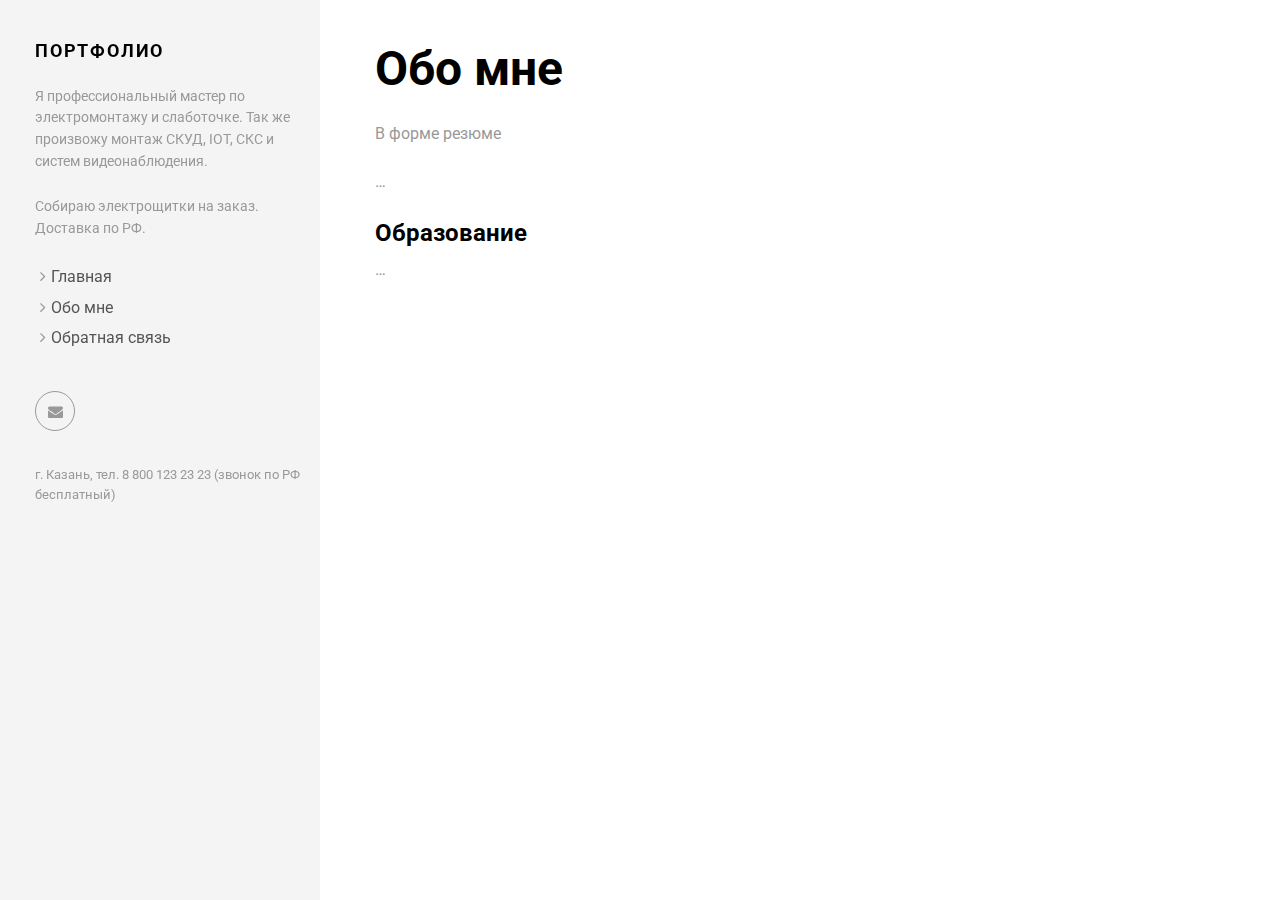
<file: about/index.html>
<!DOCTYPE html>
<html lang="ru">
<head><meta charset="utf-8">
<meta http-equiv="X-UA-Compatible" content="IE=edge">
<title>Обо мне</title>
<meta name="description" content="Портфолио электромонтажа">
<meta name="viewport" content="width=device-width, initial-scale=1">
<meta name="robots" content="all,follow">
<meta name="googlebot" content="index,follow,snippet,archive">
<link rel="stylesheet" href="/css/bootstrap.min.css">
<link rel="stylesheet" href="//fonts.googleapis.com/css?family=Roboto:400,300,700,400italic">
<link rel="stylesheet" href="/css/font-awesome.min.css">
<link rel="stylesheet" href="/css/owl.carousel.css">
<link rel="stylesheet" href="/css/owl.theme.css">


  <link href="/css/style.violet.css" rel="stylesheet" id="theme-stylesheet">

 

  
    <!--[if lt IE 9]>
        <script src="https://oss.maxcdn.com/html5shiv/3.7.2/html5shiv.min.js"></script>
        <script src="https://oss.maxcdn.com/respond/1.4.2/respond.min.js"></script>
    <![endif]-->
  


<link href="/css/custom.css" rel="stylesheet">
<link rel="shortcut icon" href="/img/favicon.png">

  <link href="/about/index.xml" rel="alternate" type="application/rss+xml" title="Портфолио" />
  <link href="/about/index.xml" rel="feed" type="application/rss+xml" title="Портфолио" />


</head>
<body>
  <div id="all">
      <div class="container-fluid">
          <div class="row row-offcanvas row-offcanvas-left">
              <div id="sidebar" class="col-xs-6 col-sm-4 col-md-3 sidebar-offcanvas">
  <div class="sidebar-content">
    <h1 class="sidebar-heading"><a href="/">Портфолио</a></h1>
    
      <p class="sidebar-p">Я профессиональный мастер по электромонтажу и слаботочке. Так же произвожу монтаж СКУД, IOT, СКС и систем видеонаблюдения.</p>
    
      <p class="sidebar-p">Собираю электрощитки на заказ. Доставка по РФ.</p>
    
    <ul class="sidebar-menu">
      
        <li><a href="/portfolio/">Главная</a></li>
      
        <li><a href="/about/">Обо мне</a></li>
      
        <li><a href="/contact/">Обратная связь</a></li>
      
    </ul>
    <p class="social">
  
  
  
  
  
  <a href="mailto:me@electromarat.ru" data-animate-hover="pulse" class="email">
    <i class="fa fa-envelope"></i>
  </a>
  
  
  
  
  
</p>


    <div class="copyright">
      <p class="credit">
        
          г. Казань, тел. 8 800 123 23 23 (звонок по РФ бесплатный)
        
        
      </p>
    </div>
  </div>
</div>

              
<div class="col-xs-12 col-sm-8 col-md-9 content-column white-background">
  <div class="small-navbar visible-xs">
  <button type="button" data-toggle="offcanvas" class="btn btn-ghost pull-left"> <i class="fa fa-align-left"> </i>Menu</button>
  <h1 class="small-navbar-heading"><a href="/">Портфолио</a></h1>
</div>

  <div class="row">
    <div class="col-lg-8">
      <div class="content-column-content">
         <h1>Обо мне</h1>
         

<p>В форме резюме</p>

<p>&hellip;</p>

<h4 id="образование">Образование</h4>

<p>&hellip;</p>

      </div>
    </div>
  </div>
</div>

          </div>
      </div>
  </div>
  <script src="/js/jquery.min.js"></script>
<script src="/js/bootstrap.min.js"></script>
<script src="/js/jquery.cookie.js"> </script>
<script src="/js/ekko-lightbox.js"></script>
<script src="/js/jquery.scrollTo.min.js"></script>
<script src="/js/masonry.pkgd.min.js"></script>
<script src="/js/imagesloaded.pkgd.min.js"></script>
<script src="/js/owl.carousel.min.js"></script>
<script src="/js/front.js"></script>

</body>
</html>
</file>
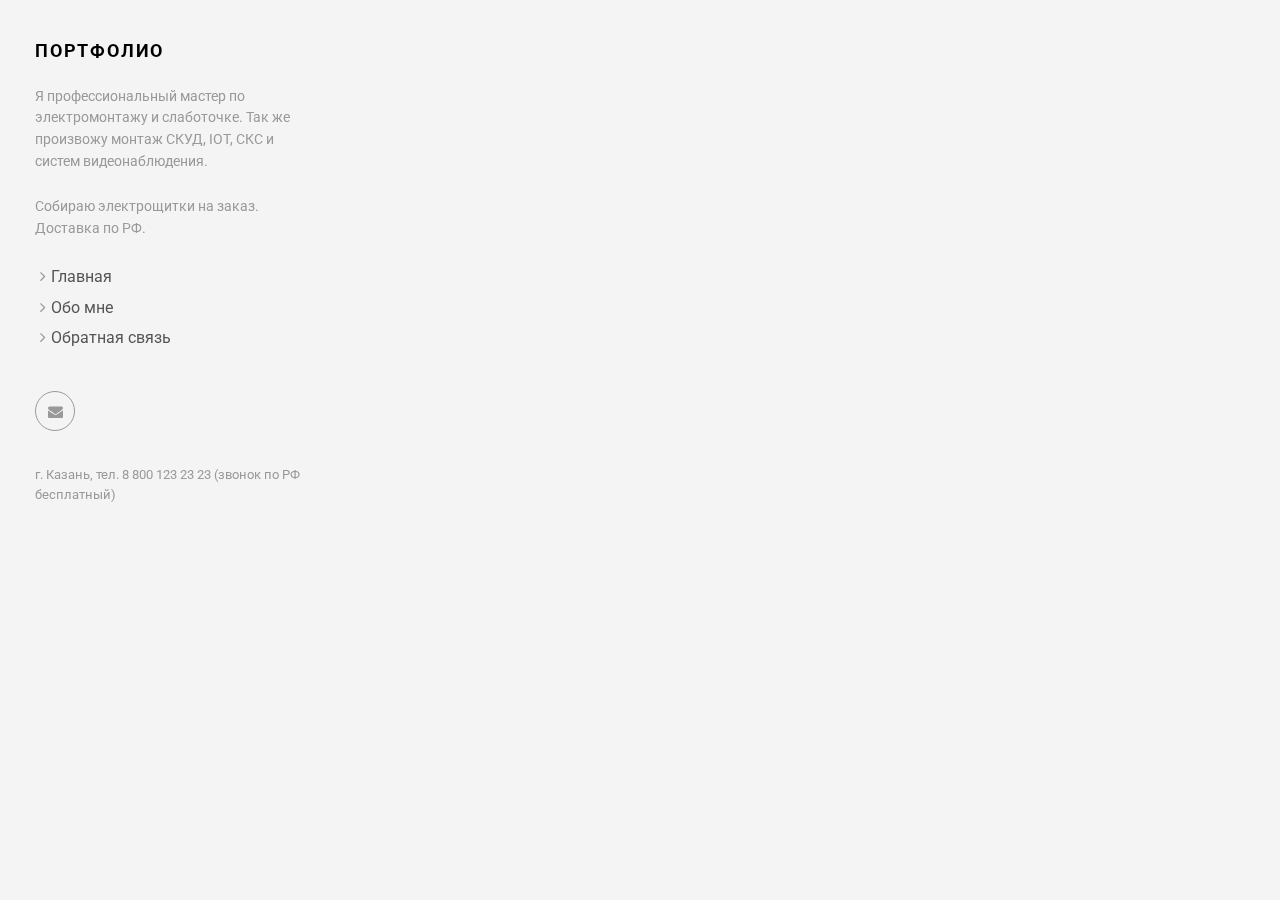
<file: categories/index.html>
<!DOCTYPE html>
<html lang="ru">
<head><meta charset="utf-8">
<meta http-equiv="X-UA-Compatible" content="IE=edge">
<title>Categories</title>
<meta name="description" content="Портфолио электромонтажа">
<meta name="viewport" content="width=device-width, initial-scale=1">
<meta name="robots" content="all,follow">
<meta name="googlebot" content="index,follow,snippet,archive">
<link rel="stylesheet" href="/css/bootstrap.min.css">
<link rel="stylesheet" href="//fonts.googleapis.com/css?family=Roboto:400,300,700,400italic">
<link rel="stylesheet" href="/css/font-awesome.min.css">
<link rel="stylesheet" href="/css/owl.carousel.css">
<link rel="stylesheet" href="/css/owl.theme.css">


  <link href="/css/style.violet.css" rel="stylesheet" id="theme-stylesheet">

 

  
    <!--[if lt IE 9]>
        <script src="https://oss.maxcdn.com/html5shiv/3.7.2/html5shiv.min.js"></script>
        <script src="https://oss.maxcdn.com/respond/1.4.2/respond.min.js"></script>
    <![endif]-->
  


<link href="/css/custom.css" rel="stylesheet">
<link rel="shortcut icon" href="/img/favicon.png">

  <link href="/categories/index.xml" rel="alternate" type="application/rss+xml" title="Портфолио" />
  <link href="/categories/index.xml" rel="feed" type="application/rss+xml" title="Портфолио" />


</head>
<body>
  <div id="all">
      <div class="container-fluid">
          <div class="row row-offcanvas row-offcanvas-left">
              <div id="sidebar" class="col-xs-6 col-sm-4 col-md-3 sidebar-offcanvas">
  <div class="sidebar-content">
    <h1 class="sidebar-heading"><a href="/">Портфолио</a></h1>
    
      <p class="sidebar-p">Я профессиональный мастер по электромонтажу и слаботочке. Так же произвожу монтаж СКУД, IOT, СКС и систем видеонаблюдения.</p>
    
      <p class="sidebar-p">Собираю электрощитки на заказ. Доставка по РФ.</p>
    
    <ul class="sidebar-menu">
      
        <li><a href="/portfolio/">Главная</a></li>
      
        <li><a href="/about/">Обо мне</a></li>
      
        <li><a href="/contact/">Обратная связь</a></li>
      
    </ul>
    <p class="social">
  
  
  
  
  
  <a href="mailto:me@electromarat.ru" data-animate-hover="pulse" class="email">
    <i class="fa fa-envelope"></i>
  </a>
  
  
  
  
  
</p>


    <div class="copyright">
      <p class="credit">
        
          г. Казань, тел. 8 800 123 23 23 (звонок по РФ бесплатный)
        
        
      </p>
    </div>
  </div>
</div>

              
  <div class="col-xs-12 col-sm-8 col-md-9 content-column">
    <div class="small-navbar visible-xs">
  <button type="button" data-toggle="offcanvas" class="btn btn-ghost pull-left"> <i class="fa fa-align-left"> </i>Menu</button>
  <h1 class="small-navbar-heading"><a href="/">Портфолио</a></h1>
</div>

    <div class="grid">
        <div class="row">
          
        </div>
    </div>
</div>


          </div>
      </div>
  </div>
  <script src="/js/jquery.min.js"></script>
<script src="/js/bootstrap.min.js"></script>
<script src="/js/jquery.cookie.js"> </script>
<script src="/js/ekko-lightbox.js"></script>
<script src="/js/jquery.scrollTo.min.js"></script>
<script src="/js/masonry.pkgd.min.js"></script>
<script src="/js/imagesloaded.pkgd.min.js"></script>
<script src="/js/owl.carousel.min.js"></script>
<script src="/js/front.js"></script>

</body>
</html>
</file>
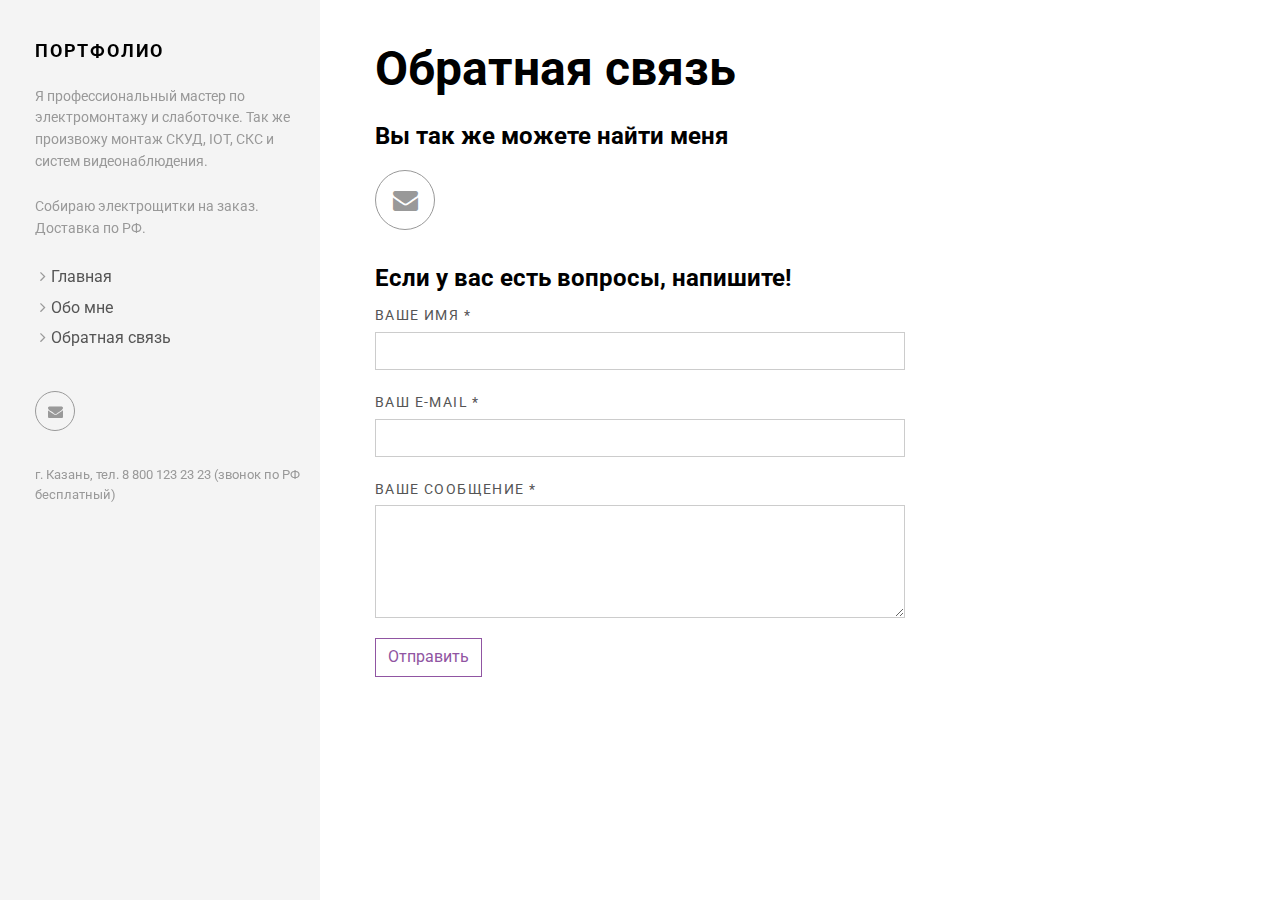
<file: contact/index.html>
<!DOCTYPE html>
<html lang="ru">
<head><meta charset="utf-8">
<meta http-equiv="X-UA-Compatible" content="IE=edge">
<title>Обратная связь</title>
<meta name="description" content="Портфолио электромонтажа">
<meta name="viewport" content="width=device-width, initial-scale=1">
<meta name="robots" content="all,follow">
<meta name="googlebot" content="index,follow,snippet,archive">
<link rel="stylesheet" href="/css/bootstrap.min.css">
<link rel="stylesheet" href="//fonts.googleapis.com/css?family=Roboto:400,300,700,400italic">
<link rel="stylesheet" href="/css/font-awesome.min.css">
<link rel="stylesheet" href="/css/owl.carousel.css">
<link rel="stylesheet" href="/css/owl.theme.css">


  <link href="/css/style.violet.css" rel="stylesheet" id="theme-stylesheet">

 

  
    <!--[if lt IE 9]>
        <script src="https://oss.maxcdn.com/html5shiv/3.7.2/html5shiv.min.js"></script>
        <script src="https://oss.maxcdn.com/respond/1.4.2/respond.min.js"></script>
    <![endif]-->
  


<link href="/css/custom.css" rel="stylesheet">
<link rel="shortcut icon" href="/img/favicon.png">

  <link href="/contact/index.xml" rel="alternate" type="application/rss+xml" title="Портфолио" />
  <link href="/contact/index.xml" rel="feed" type="application/rss+xml" title="Портфолио" />


</head>
<body>
  <div id="all">
      <div class="container-fluid">
          <div class="row row-offcanvas row-offcanvas-left">
              <div id="sidebar" class="col-xs-6 col-sm-4 col-md-3 sidebar-offcanvas">
  <div class="sidebar-content">
    <h1 class="sidebar-heading"><a href="/">Портфолио</a></h1>
    
      <p class="sidebar-p">Я профессиональный мастер по электромонтажу и слаботочке. Так же произвожу монтаж СКУД, IOT, СКС и систем видеонаблюдения.</p>
    
      <p class="sidebar-p">Собираю электрощитки на заказ. Доставка по РФ.</p>
    
    <ul class="sidebar-menu">
      
        <li><a href="/portfolio/">Главная</a></li>
      
        <li><a href="/about/">Обо мне</a></li>
      
        <li><a href="/contact/">Обратная связь</a></li>
      
    </ul>
    <p class="social">
  
  
  
  
  
  <a href="mailto:me@electromarat.ru" data-animate-hover="pulse" class="email">
    <i class="fa fa-envelope"></i>
  </a>
  
  
  
  
  
</p>


    <div class="copyright">
      <p class="credit">
        
          г. Казань, тел. 8 800 123 23 23 (звонок по РФ бесплатный)
        
        
      </p>
    </div>
  </div>
</div>

              
<div class="col-xs-12 col-sm-8 col-md-9 content-column white-background">
  <div class="small-navbar visible-xs">
  <button type="button" data-toggle="offcanvas" class="btn btn-ghost pull-left"> <i class="fa fa-align-left"> </i>Menu</button>
  <h1 class="small-navbar-heading"><a href="/">Портфолио</a></h1>
</div>

  <div class="row">
    <div class="col-lg-8">
      <div class="content-column-content">
         <h1>Обратная связь</h1>
         
         <h4>Вы так же можете найти меня</h4>
         <p class="social social--big">
  
  
  
  
  
  <a href="mailto:me@electromarat.ru" class="email">
    <i class="fa fa-envelope"></i>
  </a>
  
  
  
  
  
</p>

         
         <h4>Если у вас есть вопросы, напишите!</h4>
         <form id="contact-form" class="contact-form form" method="post" action="https://formspree.io/me@electromarat.ru">
           <div class="controls">
             <div class="form-group">
               <label for="name">Ваше имя *</label>
               <input type="text" name="name" id="name" required="required" class="form-control">
             </div>
             <div class="form-group">
               <label for="email">Ваш e-mail *</label>
               <input type="email" name="email" id="email" required="required" class="form-control">
             </div>
             <div class="form-group">
               <label for="message">Ваше сообщение *</label>
               <textarea rows="4" name="message" id="message" required="required" class="form-control"></textarea>
             </div>
             <div>
               <input type="submit" value="Отправить" class="btn btn-ghost">
             </div>
           </div>
         </form>
         
      </div>
    </div>
  </div>
</div>

          </div>
      </div>
  </div>
  <script src="/js/jquery.min.js"></script>
<script src="/js/bootstrap.min.js"></script>
<script src="/js/jquery.cookie.js"> </script>
<script src="/js/ekko-lightbox.js"></script>
<script src="/js/jquery.scrollTo.min.js"></script>
<script src="/js/masonry.pkgd.min.js"></script>
<script src="/js/imagesloaded.pkgd.min.js"></script>
<script src="/js/owl.carousel.min.js"></script>
<script src="/js/front.js"></script>

</body>
</html>
</file>
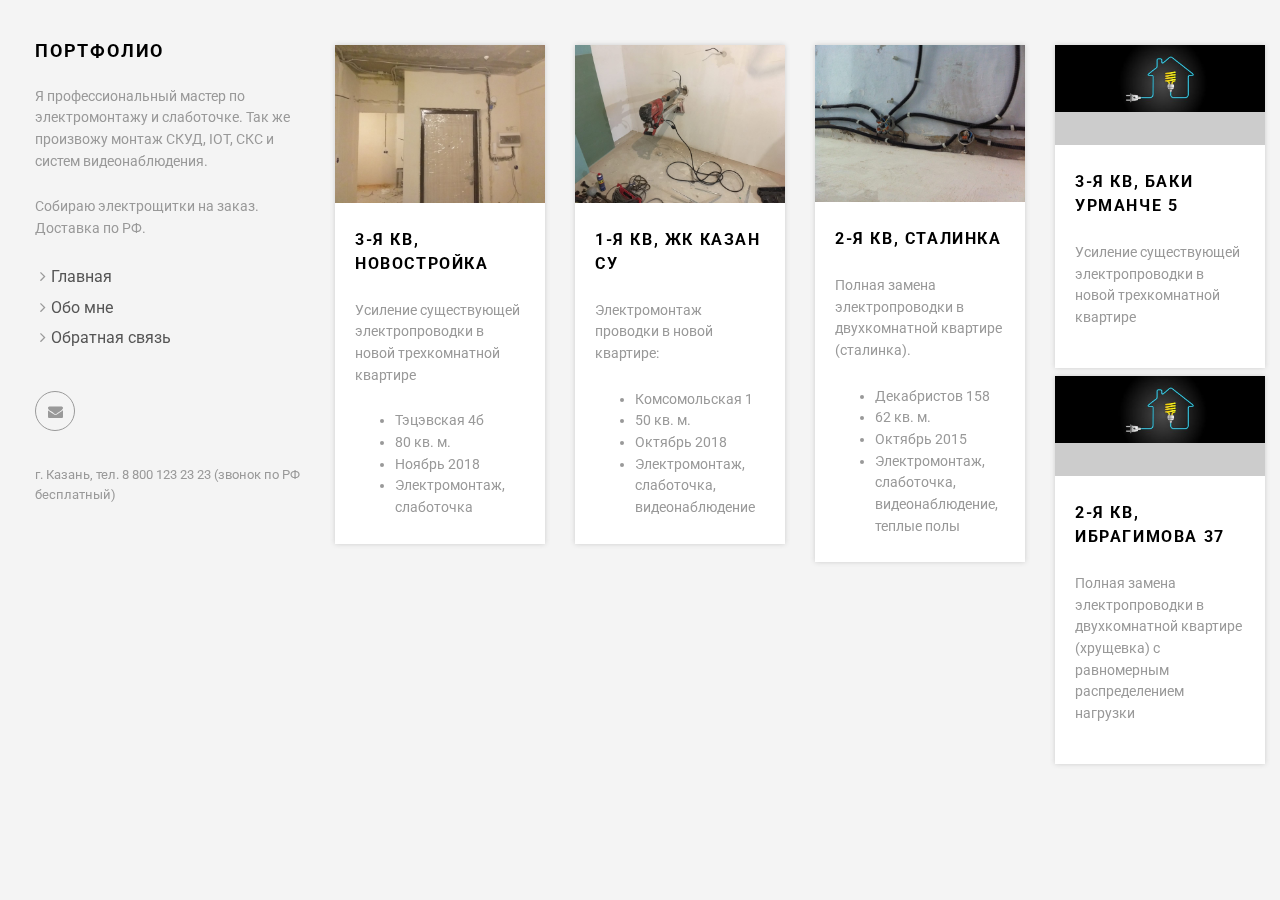
<file: portfolio/index.html>
<!DOCTYPE html>
<html lang="ru">
<head><meta charset="utf-8">
<meta http-equiv="X-UA-Compatible" content="IE=edge">
<title>Portfolios</title>
<meta name="description" content="Портфолио электромонтажа">
<meta name="viewport" content="width=device-width, initial-scale=1">
<meta name="robots" content="all,follow">
<meta name="googlebot" content="index,follow,snippet,archive">
<link rel="stylesheet" href="/css/bootstrap.min.css">
<link rel="stylesheet" href="//fonts.googleapis.com/css?family=Roboto:400,300,700,400italic">
<link rel="stylesheet" href="/css/font-awesome.min.css">
<link rel="stylesheet" href="/css/owl.carousel.css">
<link rel="stylesheet" href="/css/owl.theme.css">


  <link href="/css/style.violet.css" rel="stylesheet" id="theme-stylesheet">

 

  
    <!--[if lt IE 9]>
        <script src="https://oss.maxcdn.com/html5shiv/3.7.2/html5shiv.min.js"></script>
        <script src="https://oss.maxcdn.com/respond/1.4.2/respond.min.js"></script>
    <![endif]-->
  


<link href="/css/custom.css" rel="stylesheet">
<link rel="shortcut icon" href="/img/favicon.png">

  <link href="/portfolio/index.xml" rel="alternate" type="application/rss+xml" title="Портфолио" />
  <link href="/portfolio/index.xml" rel="feed" type="application/rss+xml" title="Портфолио" />


</head>
<body>
  <div id="all">
      <div class="container-fluid">
          <div class="row row-offcanvas row-offcanvas-left">
              <div id="sidebar" class="col-xs-6 col-sm-4 col-md-3 sidebar-offcanvas">
  <div class="sidebar-content">
    <h1 class="sidebar-heading"><a href="/">Портфолио</a></h1>
    
      <p class="sidebar-p">Я профессиональный мастер по электромонтажу и слаботочке. Так же произвожу монтаж СКУД, IOT, СКС и систем видеонаблюдения.</p>
    
      <p class="sidebar-p">Собираю электрощитки на заказ. Доставка по РФ.</p>
    
    <ul class="sidebar-menu">
      
        <li><a href="/portfolio/">Главная</a></li>
      
        <li><a href="/about/">Обо мне</a></li>
      
        <li><a href="/contact/">Обратная связь</a></li>
      
    </ul>
    <p class="social">
  
  
  
  
  
  <a href="mailto:me@electromarat.ru" data-animate-hover="pulse" class="email">
    <i class="fa fa-envelope"></i>
  </a>
  
  
  
  
  
</p>


    <div class="copyright">
      <p class="credit">
        
          г. Казань, тел. 8 800 123 23 23 (звонок по РФ бесплатный)
        
        
      </p>
    </div>
  </div>
</div>

              
  <div class="col-xs-12 col-sm-8 col-md-9 content-column">
    <div class="small-navbar visible-xs">
  <button type="button" data-toggle="offcanvas" class="btn btn-ghost pull-left"> <i class="fa fa-align-left"> </i>Menu</button>
  <h1 class="small-navbar-heading"><a href="/">Портфолио</a></h1>
</div>

    <div class="grid">
        <div class="row">
          
              <div class="col-xs-12 col-sm-6 col-md-4 col-lg-3 masonry-item">
                  <div class="box-masonry">
                      
                        
                        <a href="/portfolio/tesevskaya/" title="" class="box-masonry-image with-hover-overlay with-hover-icon">
                        
                            <img src="/img/portfolio/tesevskaya/7.jpg" alt="" class="img-responsive">
                        </a>
                      
                      
                      <div class="box-masonry-text">
                      
                          <h4><a href="/portfolio/tesevskaya/">3-я кв, новостройка</a></h4>
                          <div class="box-masonry-description">
                            <p>
                                
                                  <p>Усиление существующей электропроводки в новой трехкомнатной квартире</p>

<ul>
<li>Тэцэвская 4б</li>
<li>80 кв. м.</li>
<li>Ноябрь 2018</li>
<li>Электромонтаж, слаботочка</li>
</ul>
                                
                            </p>
                          </div>
                      </div>
                  </div>
              </div>
          
              <div class="col-xs-12 col-sm-6 col-md-4 col-lg-3 masonry-item">
                  <div class="box-masonry">
                      
                        
                        <a href="/portfolio/kazan-su/" title="" class="box-masonry-image with-hover-overlay with-hover-icon">
                        
                            <img src="/img/portfolio/kazansu_1/2.jpg" alt="" class="img-responsive">
                        </a>
                      
                      
                      <div class="box-masonry-text">
                      
                          <h4><a href="/portfolio/kazan-su/">1-я кв, ЖК Казан СУ</a></h4>
                          <div class="box-masonry-description">
                            <p>
                                
                                  <p>Электромонтаж проводки в новой квартире:</p>

<ul>
<li>Комсомольская 1</li>
<li>50 кв. м.</li>
<li>Октябрь 2018</li>
<li>Электромонтаж, слаботочка, видеонаблюдение</li>
</ul>
                                
                            </p>
                          </div>
                      </div>
                  </div>
              </div>
          
              <div class="col-xs-12 col-sm-6 col-md-4 col-lg-3 masonry-item">
                  <div class="box-masonry">
                      
                        
                        <a href="/portfolio/dekabristov/" title="" class="box-masonry-image with-hover-overlay with-hover-icon">
                        
                            <img src="/img/portfolio/dekabristov_158/4.jpg" alt="" class="img-responsive">
                        </a>
                      
                      
                      <div class="box-masonry-text">
                      
                          <h4><a href="/portfolio/dekabristov/">2-я кв, сталинка</a></h4>
                          <div class="box-masonry-description">
                            <p>
                                
                                  <p>Полная замена электропроводки в двухкомнатной квартире (сталинка).</p>

<ul>
<li>Декабристов 158</li>
<li>62 кв. м.</li>
<li>Октябрь 2015</li>
<li>Электромонтаж, слаботочка, видеонаблюдение, теплые полы</li>
</ul>
                                
                            </p>
                          </div>
                      </div>
                  </div>
              </div>
          
              <div class="col-xs-12 col-sm-6 col-md-4 col-lg-3 masonry-item">
                  <div class="box-masonry">
                      
                        
                        <a href="/portfolio/baki_urmanche_5/" title="" class="box-masonry-image with-hover-overlay with-hover-icon">
                        
                            <img src="/img/portfolio/splash.jpg" alt="" class="img-responsive">
                        </a>
                      
                      
                      <div class="box-masonry-text">
                      
                          <h4><a href="/portfolio/baki_urmanche_5/">3-я кв, Баки Урманче 5</a></h4>
                          <div class="box-masonry-description">
                            <p>
                                
                                  <p>Усиление существующей электропроводки в новой трехкомнатной квартире</p>
                                
                            </p>
                          </div>
                      </div>
                  </div>
              </div>
          
              <div class="col-xs-12 col-sm-6 col-md-4 col-lg-3 masonry-item">
                  <div class="box-masonry">
                      
                        
                        <a href="/portfolio/ibragimova_37/" title="" class="box-masonry-image with-hover-overlay with-hover-icon">
                        
                            <img src="/img/portfolio/splash.jpg" alt="" class="img-responsive">
                        </a>
                      
                      
                      <div class="box-masonry-text">
                      
                          <h4><a href="/portfolio/ibragimova_37/">2-я кв, Ибрагимова 37</a></h4>
                          <div class="box-masonry-description">
                            <p>
                                
                                  <p>Полная замена электропроводки в двухкомнатной квартире (хрущевка) с равномерным распределением нагрузки</p>
                                
                            </p>
                          </div>
                      </div>
                  </div>
              </div>
          
        </div>
    </div>
</div>


          </div>
      </div>
  </div>
  <script src="/js/jquery.min.js"></script>
<script src="/js/bootstrap.min.js"></script>
<script src="/js/jquery.cookie.js"> </script>
<script src="/js/ekko-lightbox.js"></script>
<script src="/js/jquery.scrollTo.min.js"></script>
<script src="/js/masonry.pkgd.min.js"></script>
<script src="/js/imagesloaded.pkgd.min.js"></script>
<script src="/js/owl.carousel.min.js"></script>
<script src="/js/front.js"></script>

</body>
</html>
</file>
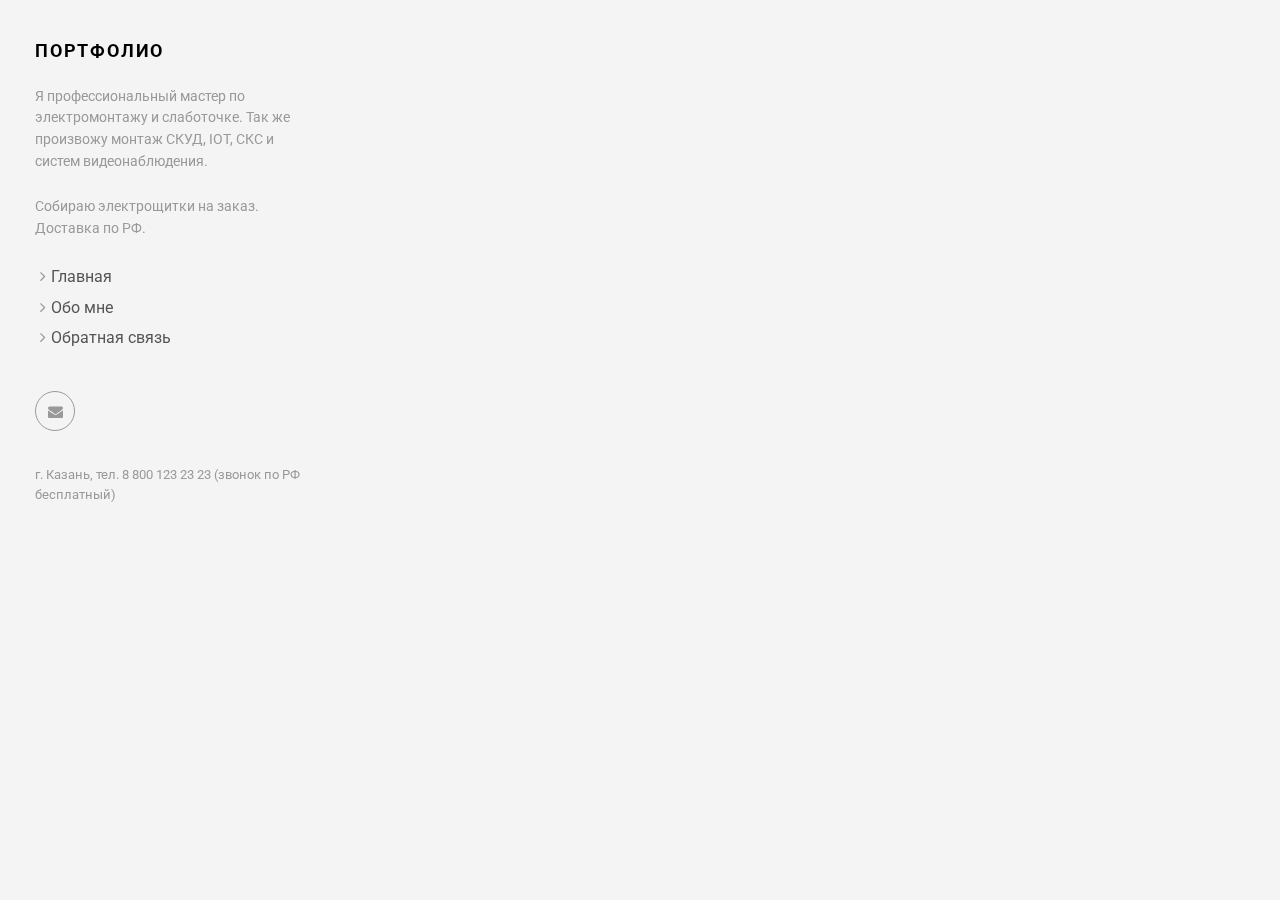
<file: tags/index.html>
<!DOCTYPE html>
<html lang="ru">
<head><meta charset="utf-8">
<meta http-equiv="X-UA-Compatible" content="IE=edge">
<title>Tags</title>
<meta name="description" content="Портфолио электромонтажа">
<meta name="viewport" content="width=device-width, initial-scale=1">
<meta name="robots" content="all,follow">
<meta name="googlebot" content="index,follow,snippet,archive">
<link rel="stylesheet" href="/css/bootstrap.min.css">
<link rel="stylesheet" href="//fonts.googleapis.com/css?family=Roboto:400,300,700,400italic">
<link rel="stylesheet" href="/css/font-awesome.min.css">
<link rel="stylesheet" href="/css/owl.carousel.css">
<link rel="stylesheet" href="/css/owl.theme.css">


  <link href="/css/style.violet.css" rel="stylesheet" id="theme-stylesheet">

 

  
    <!--[if lt IE 9]>
        <script src="https://oss.maxcdn.com/html5shiv/3.7.2/html5shiv.min.js"></script>
        <script src="https://oss.maxcdn.com/respond/1.4.2/respond.min.js"></script>
    <![endif]-->
  


<link href="/css/custom.css" rel="stylesheet">
<link rel="shortcut icon" href="/img/favicon.png">

  <link href="/tags/index.xml" rel="alternate" type="application/rss+xml" title="Портфолио" />
  <link href="/tags/index.xml" rel="feed" type="application/rss+xml" title="Портфолио" />


</head>
<body>
  <div id="all">
      <div class="container-fluid">
          <div class="row row-offcanvas row-offcanvas-left">
              <div id="sidebar" class="col-xs-6 col-sm-4 col-md-3 sidebar-offcanvas">
  <div class="sidebar-content">
    <h1 class="sidebar-heading"><a href="/">Портфолио</a></h1>
    
      <p class="sidebar-p">Я профессиональный мастер по электромонтажу и слаботочке. Так же произвожу монтаж СКУД, IOT, СКС и систем видеонаблюдения.</p>
    
      <p class="sidebar-p">Собираю электрощитки на заказ. Доставка по РФ.</p>
    
    <ul class="sidebar-menu">
      
        <li><a href="/portfolio/">Главная</a></li>
      
        <li><a href="/about/">Обо мне</a></li>
      
        <li><a href="/contact/">Обратная связь</a></li>
      
    </ul>
    <p class="social">
  
  
  
  
  
  <a href="mailto:me@electromarat.ru" data-animate-hover="pulse" class="email">
    <i class="fa fa-envelope"></i>
  </a>
  
  
  
  
  
</p>


    <div class="copyright">
      <p class="credit">
        
          г. Казань, тел. 8 800 123 23 23 (звонок по РФ бесплатный)
        
        
      </p>
    </div>
  </div>
</div>

              
  <div class="col-xs-12 col-sm-8 col-md-9 content-column">
    <div class="small-navbar visible-xs">
  <button type="button" data-toggle="offcanvas" class="btn btn-ghost pull-left"> <i class="fa fa-align-left"> </i>Menu</button>
  <h1 class="small-navbar-heading"><a href="/">Портфолио</a></h1>
</div>

    <div class="grid">
        <div class="row">
          
        </div>
    </div>
</div>


          </div>
      </div>
  </div>
  <script src="/js/jquery.min.js"></script>
<script src="/js/bootstrap.min.js"></script>
<script src="/js/jquery.cookie.js"> </script>
<script src="/js/ekko-lightbox.js"></script>
<script src="/js/jquery.scrollTo.min.js"></script>
<script src="/js/masonry.pkgd.min.js"></script>
<script src="/js/imagesloaded.pkgd.min.js"></script>
<script src="/js/owl.carousel.min.js"></script>
<script src="/js/front.js"></script>

</body>
</html>
</file>
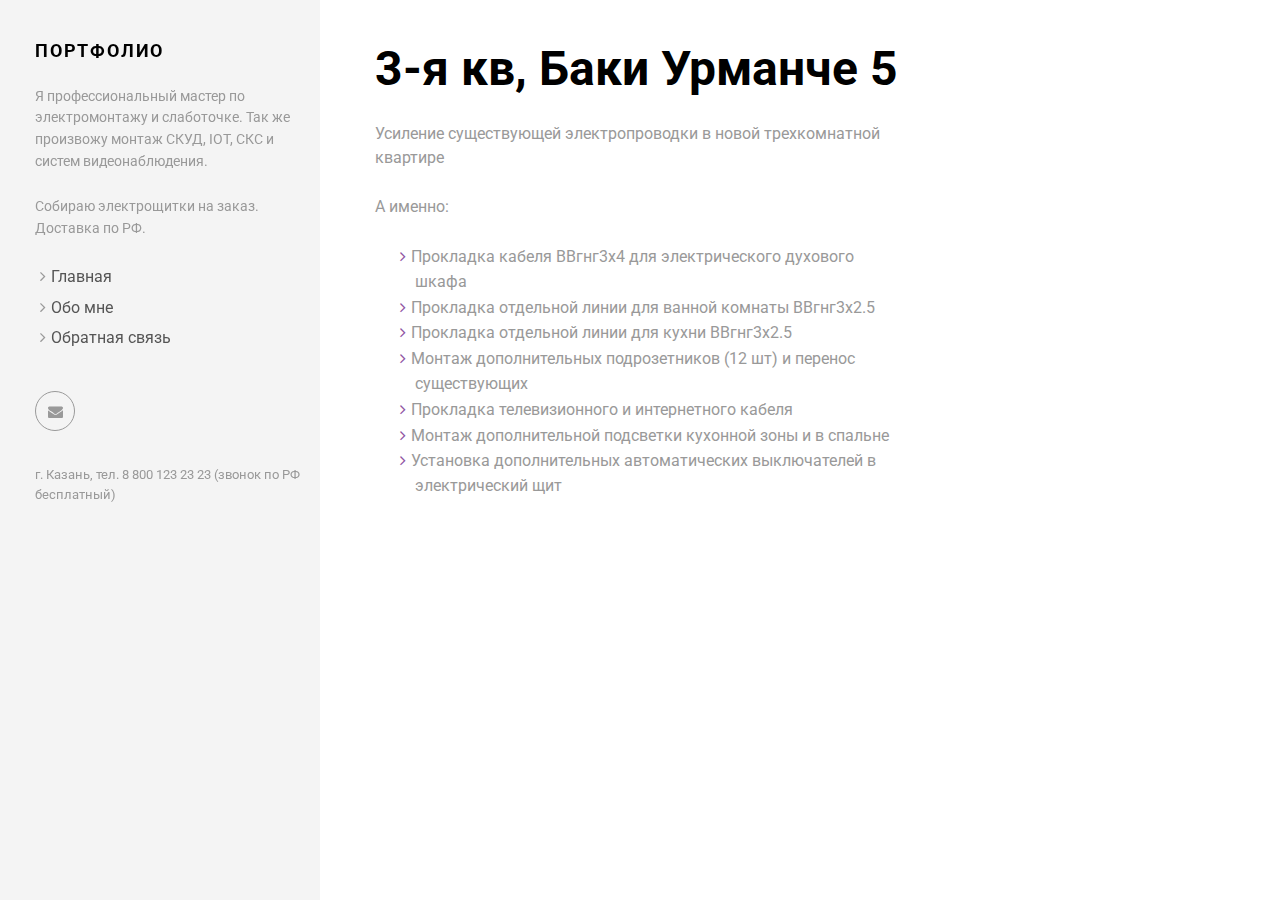
<file: portfolio/baki_urmanche_5/index.html>
<!DOCTYPE html>
<html lang="ru">
<head><meta charset="utf-8">
<meta http-equiv="X-UA-Compatible" content="IE=edge">
<title>3-я кв, Баки Урманче 5</title>
<meta name="description" content="Портфолио электромонтажа">
<meta name="viewport" content="width=device-width, initial-scale=1">
<meta name="robots" content="all,follow">
<meta name="googlebot" content="index,follow,snippet,archive">
<link rel="stylesheet" href="/css/bootstrap.min.css">
<link rel="stylesheet" href="//fonts.googleapis.com/css?family=Roboto:400,300,700,400italic">
<link rel="stylesheet" href="/css/font-awesome.min.css">
<link rel="stylesheet" href="/css/owl.carousel.css">
<link rel="stylesheet" href="/css/owl.theme.css">


  <link href="/css/style.violet.css" rel="stylesheet" id="theme-stylesheet">

 

  
    <!--[if lt IE 9]>
        <script src="https://oss.maxcdn.com/html5shiv/3.7.2/html5shiv.min.js"></script>
        <script src="https://oss.maxcdn.com/respond/1.4.2/respond.min.js"></script>
    <![endif]-->
  


<link href="/css/custom.css" rel="stylesheet">
<link rel="shortcut icon" href="/img/favicon.png">


</head>
<body>
  <div id="all">
      <div class="container-fluid">
          <div class="row row-offcanvas row-offcanvas-left">
              <div id="sidebar" class="col-xs-6 col-sm-4 col-md-3 sidebar-offcanvas">
  <div class="sidebar-content">
    <h1 class="sidebar-heading"><a href="/">Портфолио</a></h1>
    
      <p class="sidebar-p">Я профессиональный мастер по электромонтажу и слаботочке. Так же произвожу монтаж СКУД, IOT, СКС и систем видеонаблюдения.</p>
    
      <p class="sidebar-p">Собираю электрощитки на заказ. Доставка по РФ.</p>
    
    <ul class="sidebar-menu">
      
        <li><a href="/portfolio/">Главная</a></li>
      
        <li><a href="/about/">Обо мне</a></li>
      
        <li><a href="/contact/">Обратная связь</a></li>
      
    </ul>
    <p class="social">
  
  
  
  
  
  <a href="mailto:me@electromarat.ru" data-animate-hover="pulse" class="email">
    <i class="fa fa-envelope"></i>
  </a>
  
  
  
  
  
</p>


    <div class="copyright">
      <p class="credit">
        
          г. Казань, тел. 8 800 123 23 23 (звонок по РФ бесплатный)
        
        
      </p>
    </div>
  </div>
</div>

              
<div class="col-xs-12 col-sm-8 col-md-9 content-column white-background">
  <div class="small-navbar visible-xs">
  <button type="button" data-toggle="offcanvas" class="btn btn-ghost pull-left"> <i class="fa fa-align-left"> </i>Menu</button>
  <h1 class="small-navbar-heading"><a href="/">Портфолио</a></h1>
</div>

  <div class="row">
    <div class="col-lg-8">
      <div class="content-column-content">
         <h1>3-я кв, Баки Урманче 5</h1>
         <p>Усиление существующей электропроводки в новой трехкомнатной квартире</p>

<p>А именно:</p>

<ul>
<li>Прокладка кабеля ВВгнг3х4 для электрического духового шкафа</li>
<li>Прокладка отдельной линии для ванной комнаты ВВгнг3х2.5</li>
<li>Прокладка отдельной линии для кухни ВВгнг3х2.5</li>
<li>Монтаж дополнительных подрозетников (12 шт) и перенос существующих</li>
<li>Прокладка телевизионного и интернетного кабеля</li>
<li>Монтаж дополнительной подсветки кухонной зоны и в спальне</li>
<li>Установка дополнительных автоматических выключателей в электрический щит</li>
</ul>
         
      </div>
    </div>
  </div>
</div>

          </div>
      </div>
  </div>
  <script src="/js/jquery.min.js"></script>
<script src="/js/bootstrap.min.js"></script>
<script src="/js/jquery.cookie.js"> </script>
<script src="/js/ekko-lightbox.js"></script>
<script src="/js/jquery.scrollTo.min.js"></script>
<script src="/js/masonry.pkgd.min.js"></script>
<script src="/js/imagesloaded.pkgd.min.js"></script>
<script src="/js/owl.carousel.min.js"></script>
<script src="/js/front.js"></script>

</body>
</html>
</file>
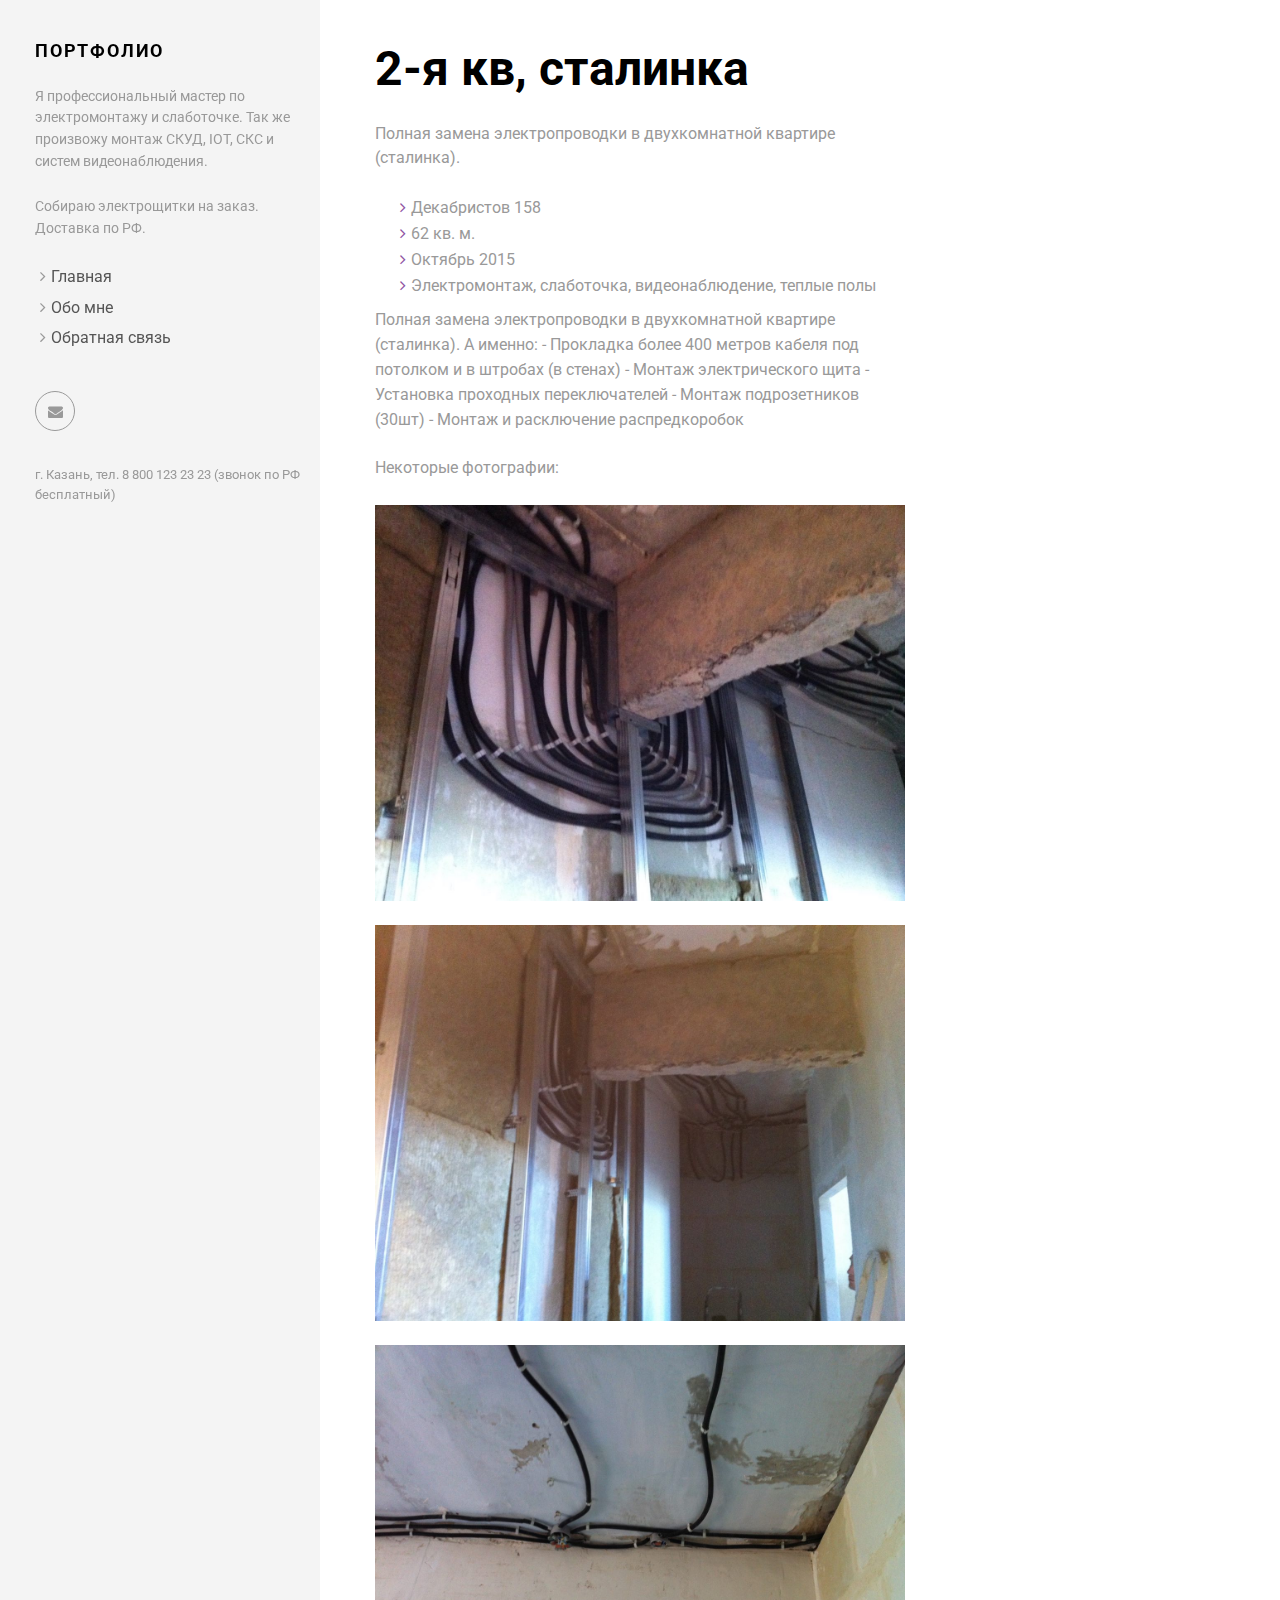
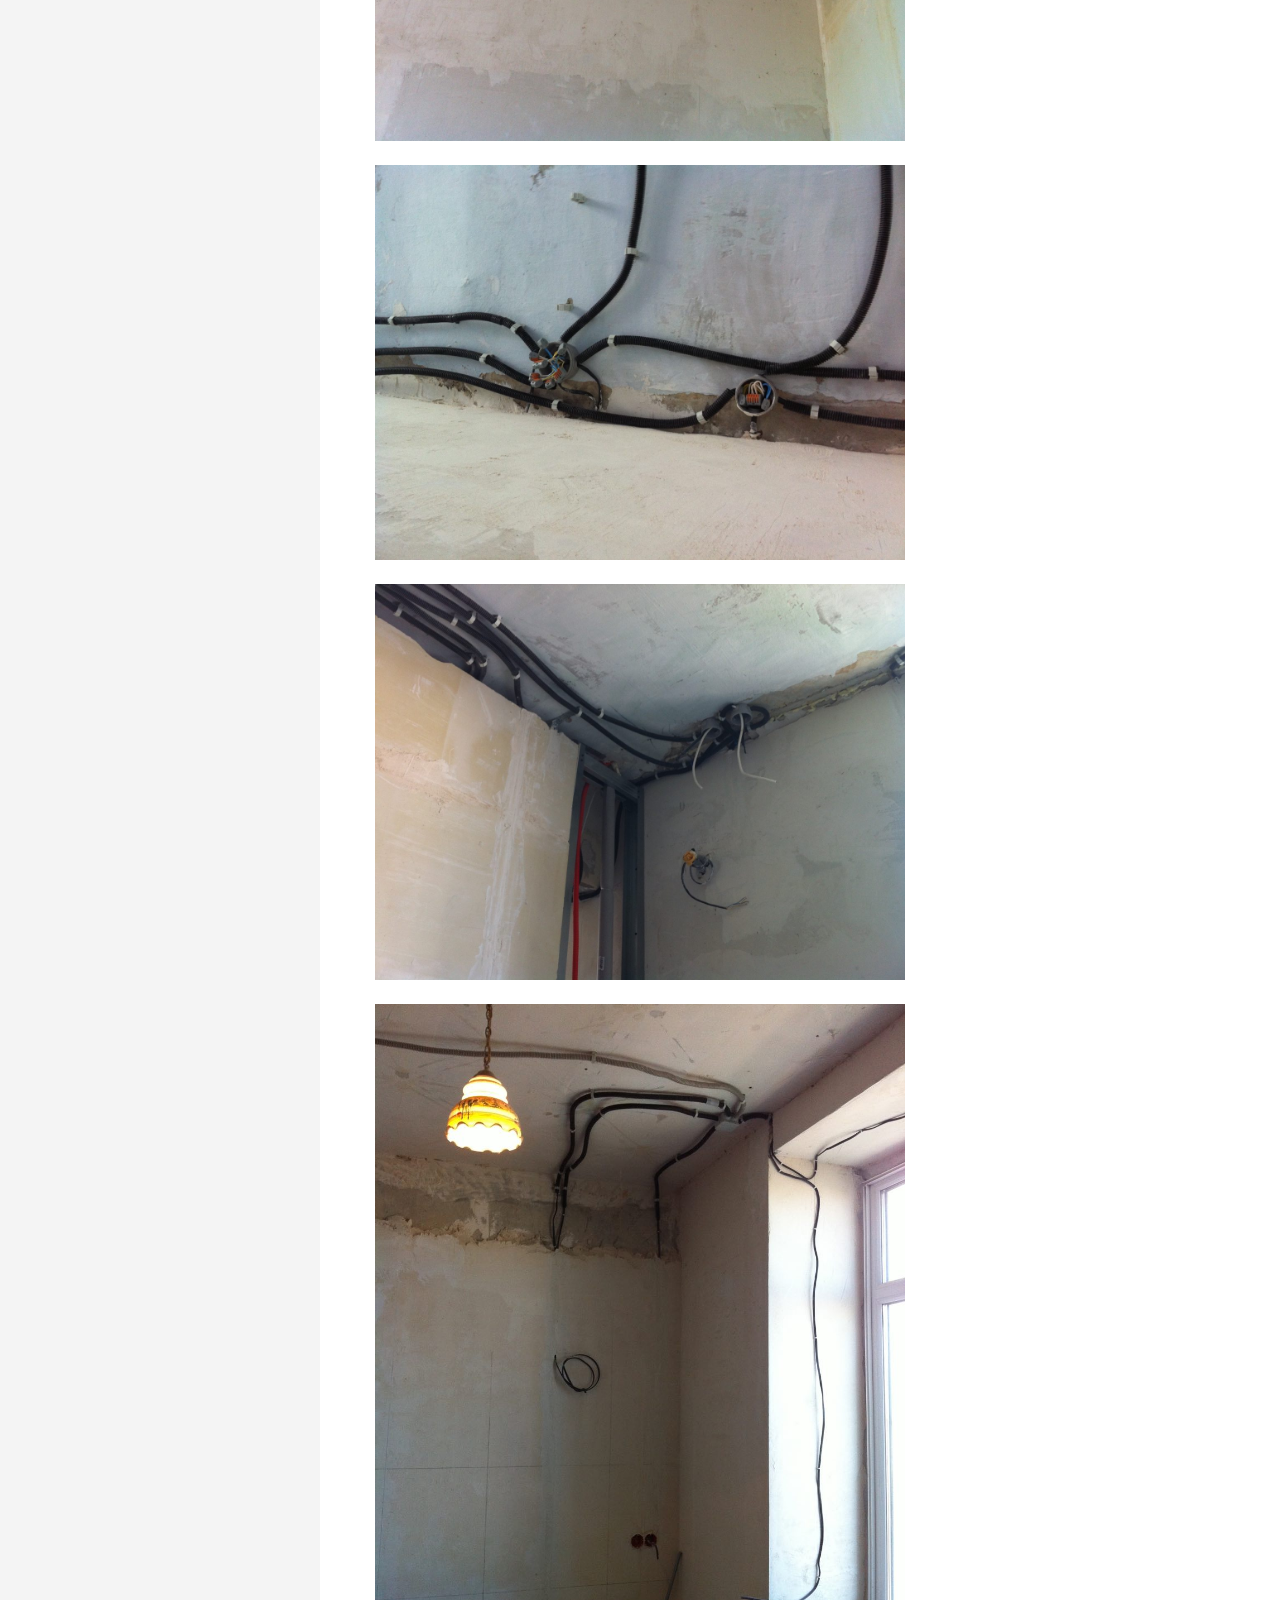
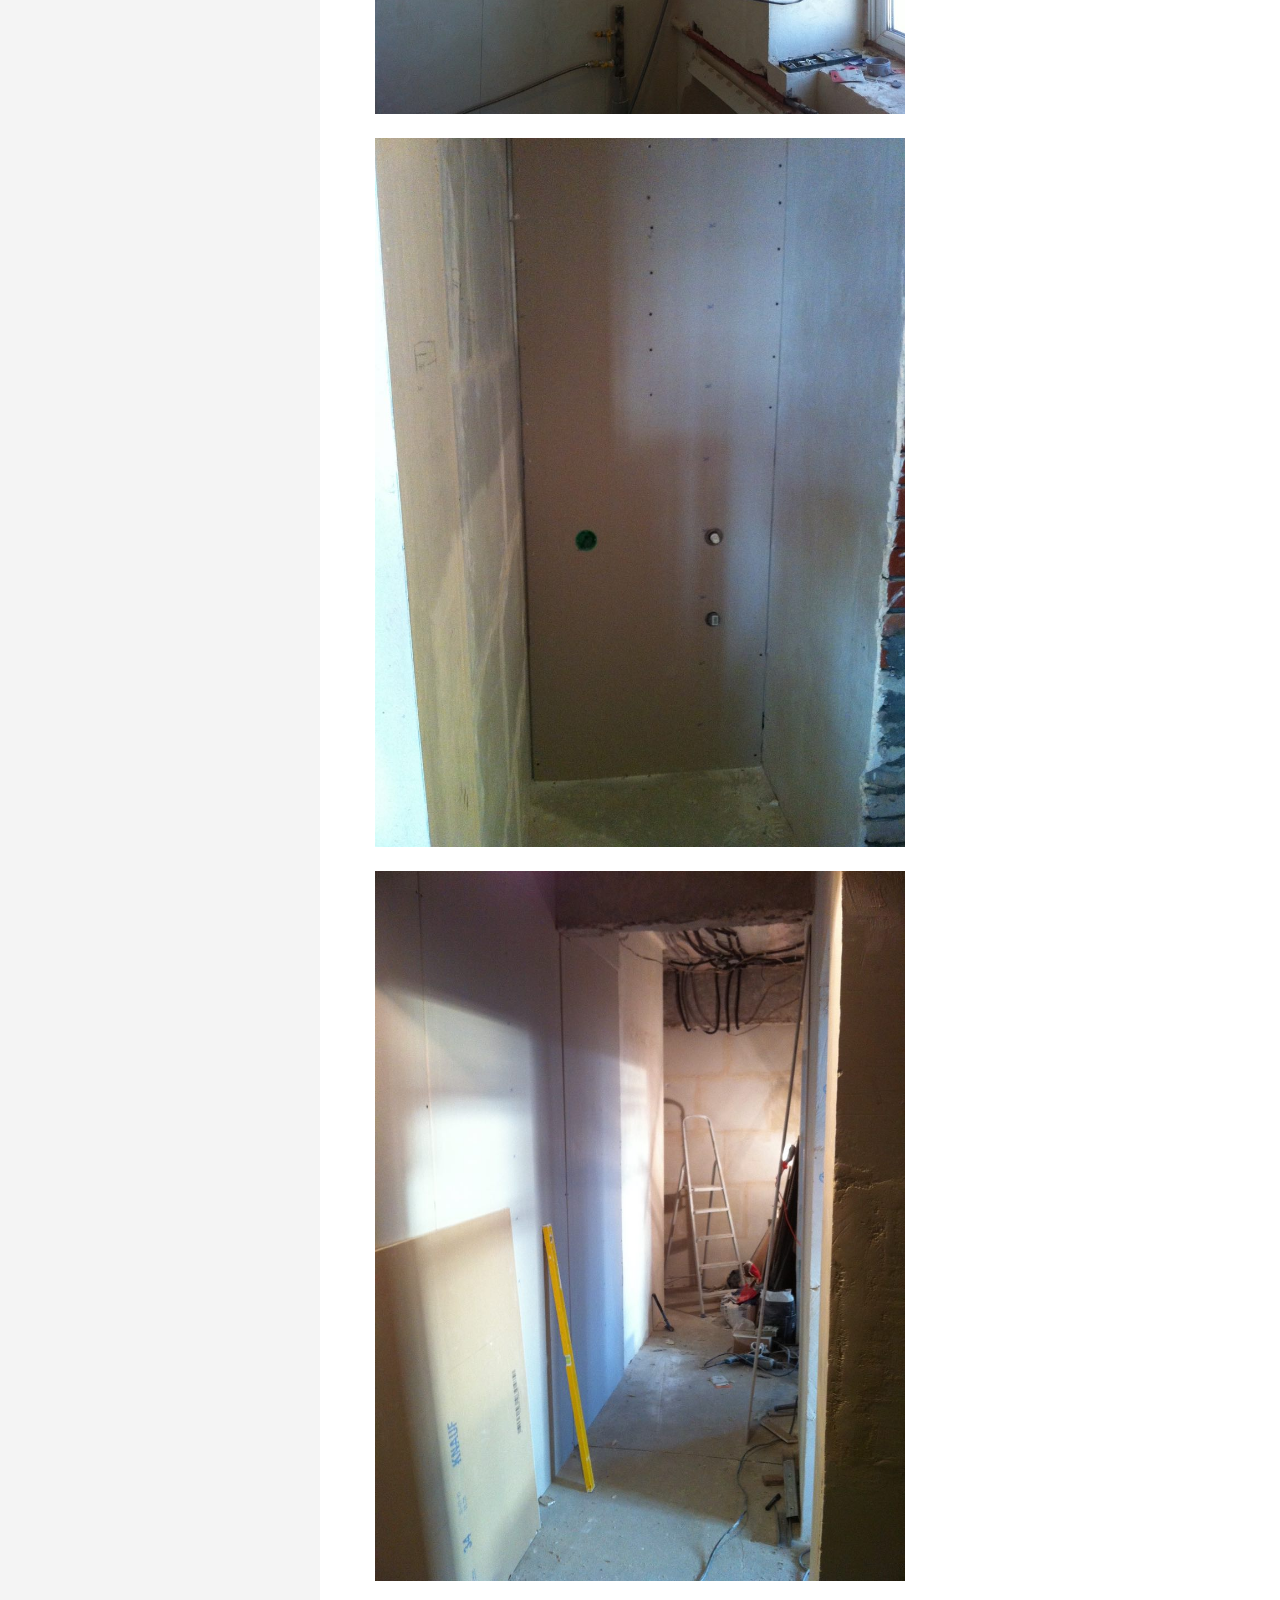
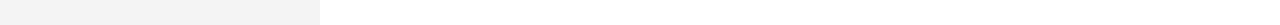
<file: portfolio/dekabristov/index.html>
<!DOCTYPE html>
<html lang="ru">
<head><meta charset="utf-8">
<meta http-equiv="X-UA-Compatible" content="IE=edge">
<title>2-я кв, сталинка</title>
<meta name="description" content="Портфолио электромонтажа">
<meta name="viewport" content="width=device-width, initial-scale=1">
<meta name="robots" content="all,follow">
<meta name="googlebot" content="index,follow,snippet,archive">
<link rel="stylesheet" href="/css/bootstrap.min.css">
<link rel="stylesheet" href="//fonts.googleapis.com/css?family=Roboto:400,300,700,400italic">
<link rel="stylesheet" href="/css/font-awesome.min.css">
<link rel="stylesheet" href="/css/owl.carousel.css">
<link rel="stylesheet" href="/css/owl.theme.css">


  <link href="/css/style.violet.css" rel="stylesheet" id="theme-stylesheet">

 

  
    <!--[if lt IE 9]>
        <script src="https://oss.maxcdn.com/html5shiv/3.7.2/html5shiv.min.js"></script>
        <script src="https://oss.maxcdn.com/respond/1.4.2/respond.min.js"></script>
    <![endif]-->
  


<link href="/css/custom.css" rel="stylesheet">
<link rel="shortcut icon" href="/img/favicon.png">


</head>
<body>
  <div id="all">
      <div class="container-fluid">
          <div class="row row-offcanvas row-offcanvas-left">
              <div id="sidebar" class="col-xs-6 col-sm-4 col-md-3 sidebar-offcanvas">
  <div class="sidebar-content">
    <h1 class="sidebar-heading"><a href="/">Портфолио</a></h1>
    
      <p class="sidebar-p">Я профессиональный мастер по электромонтажу и слаботочке. Так же произвожу монтаж СКУД, IOT, СКС и систем видеонаблюдения.</p>
    
      <p class="sidebar-p">Собираю электрощитки на заказ. Доставка по РФ.</p>
    
    <ul class="sidebar-menu">
      
        <li><a href="/portfolio/">Главная</a></li>
      
        <li><a href="/about/">Обо мне</a></li>
      
        <li><a href="/contact/">Обратная связь</a></li>
      
    </ul>
    <p class="social">
  
  
  
  
  
  <a href="mailto:me@electromarat.ru" data-animate-hover="pulse" class="email">
    <i class="fa fa-envelope"></i>
  </a>
  
  
  
  
  
</p>


    <div class="copyright">
      <p class="credit">
        
          г. Казань, тел. 8 800 123 23 23 (звонок по РФ бесплатный)
        
        
      </p>
    </div>
  </div>
</div>

              
<div class="col-xs-12 col-sm-8 col-md-9 content-column white-background">
  <div class="small-navbar visible-xs">
  <button type="button" data-toggle="offcanvas" class="btn btn-ghost pull-left"> <i class="fa fa-align-left"> </i>Menu</button>
  <h1 class="small-navbar-heading"><a href="/">Портфолио</a></h1>
</div>

  <div class="row">
    <div class="col-lg-8">
      <div class="content-column-content">
         <h1>2-я кв, сталинка</h1>
         <p>Полная замена электропроводки в двухкомнатной квартире (сталинка).</p>

<ul>
<li>Декабристов 158</li>
<li>62 кв. м.</li>
<li>Октябрь 2015</li>
<li>Электромонтаж, слаботочка, видеонаблюдение, теплые полы</li>
</ul>

<p>Полная замена электропроводки в двухкомнатной квартире (сталинка). А именно:
- Прокладка более 400 метров кабеля под потолком и в штробах (в стенах)
- Монтаж электрического щита
- Установка проходных переключателей
- Монтаж подрозетников (30шт)
- Монтаж и расключение распредкоробок</p>

<p>Некоторые фотографии:</p>

<p><img src="/img/portfolio/dekabristov_158/1.jpg" alt="" /></p>

<p><img src="/img/portfolio/dekabristov_158/2.jpg" alt="" /></p>

<p><img src="/img/portfolio/dekabristov_158/3.jpg" alt="" /></p>

<p><img src="/img/portfolio/dekabristov_158/4.jpg" alt="" /></p>

<p><img src="/img/portfolio/dekabristov_158/5.jpg" alt="" /></p>

<p><img src="/img/portfolio/dekabristov_158/6.jpg" alt="" /></p>

<p><img src="/img/portfolio/dekabristov_158/7.jpg" alt="" /></p>

<p><img src="/img/portfolio/dekabristov_158/8.jpg" alt="" /></p>
         
      </div>
    </div>
  </div>
</div>

          </div>
      </div>
  </div>
  <script src="/js/jquery.min.js"></script>
<script src="/js/bootstrap.min.js"></script>
<script src="/js/jquery.cookie.js"> </script>
<script src="/js/ekko-lightbox.js"></script>
<script src="/js/jquery.scrollTo.min.js"></script>
<script src="/js/masonry.pkgd.min.js"></script>
<script src="/js/imagesloaded.pkgd.min.js"></script>
<script src="/js/owl.carousel.min.js"></script>
<script src="/js/front.js"></script>

</body>
</html>
</file>
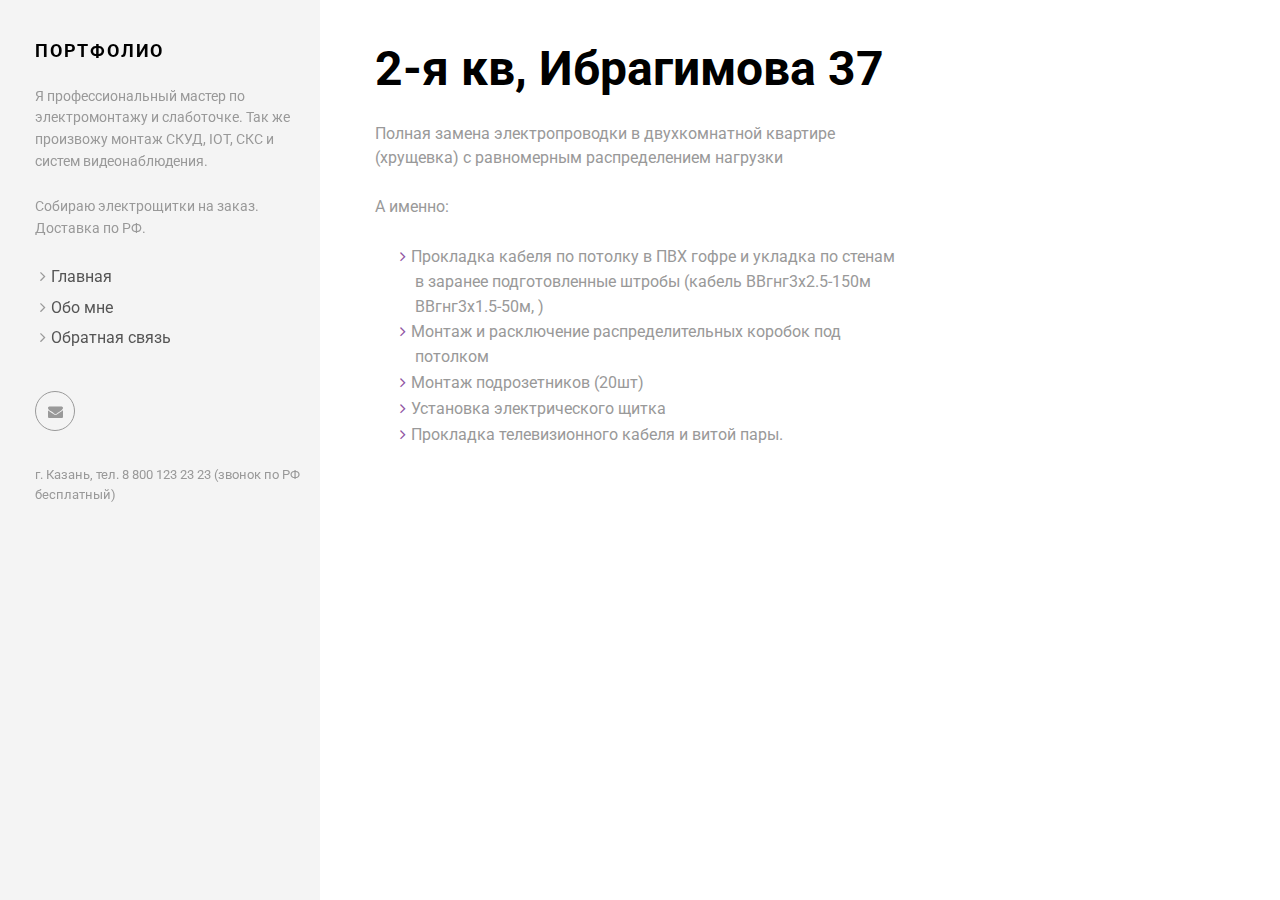
<file: portfolio/ibragimova_37/index.html>
<!DOCTYPE html>
<html lang="ru">
<head><meta charset="utf-8">
<meta http-equiv="X-UA-Compatible" content="IE=edge">
<title>2-я кв, Ибрагимова 37</title>
<meta name="description" content="Портфолио электромонтажа">
<meta name="viewport" content="width=device-width, initial-scale=1">
<meta name="robots" content="all,follow">
<meta name="googlebot" content="index,follow,snippet,archive">
<link rel="stylesheet" href="/css/bootstrap.min.css">
<link rel="stylesheet" href="//fonts.googleapis.com/css?family=Roboto:400,300,700,400italic">
<link rel="stylesheet" href="/css/font-awesome.min.css">
<link rel="stylesheet" href="/css/owl.carousel.css">
<link rel="stylesheet" href="/css/owl.theme.css">


  <link href="/css/style.violet.css" rel="stylesheet" id="theme-stylesheet">

 

  
    <!--[if lt IE 9]>
        <script src="https://oss.maxcdn.com/html5shiv/3.7.2/html5shiv.min.js"></script>
        <script src="https://oss.maxcdn.com/respond/1.4.2/respond.min.js"></script>
    <![endif]-->
  


<link href="/css/custom.css" rel="stylesheet">
<link rel="shortcut icon" href="/img/favicon.png">


</head>
<body>
  <div id="all">
      <div class="container-fluid">
          <div class="row row-offcanvas row-offcanvas-left">
              <div id="sidebar" class="col-xs-6 col-sm-4 col-md-3 sidebar-offcanvas">
  <div class="sidebar-content">
    <h1 class="sidebar-heading"><a href="/">Портфолио</a></h1>
    
      <p class="sidebar-p">Я профессиональный мастер по электромонтажу и слаботочке. Так же произвожу монтаж СКУД, IOT, СКС и систем видеонаблюдения.</p>
    
      <p class="sidebar-p">Собираю электрощитки на заказ. Доставка по РФ.</p>
    
    <ul class="sidebar-menu">
      
        <li><a href="/portfolio/">Главная</a></li>
      
        <li><a href="/about/">Обо мне</a></li>
      
        <li><a href="/contact/">Обратная связь</a></li>
      
    </ul>
    <p class="social">
  
  
  
  
  
  <a href="mailto:me@electromarat.ru" data-animate-hover="pulse" class="email">
    <i class="fa fa-envelope"></i>
  </a>
  
  
  
  
  
</p>


    <div class="copyright">
      <p class="credit">
        
          г. Казань, тел. 8 800 123 23 23 (звонок по РФ бесплатный)
        
        
      </p>
    </div>
  </div>
</div>

              
<div class="col-xs-12 col-sm-8 col-md-9 content-column white-background">
  <div class="small-navbar visible-xs">
  <button type="button" data-toggle="offcanvas" class="btn btn-ghost pull-left"> <i class="fa fa-align-left"> </i>Menu</button>
  <h1 class="small-navbar-heading"><a href="/">Портфолио</a></h1>
</div>

  <div class="row">
    <div class="col-lg-8">
      <div class="content-column-content">
         <h1>2-я кв, Ибрагимова 37</h1>
         <p>Полная замена электропроводки в двухкомнатной квартире (хрущевка) с равномерным распределением нагрузки</p>

<p>А именно:</p>

<ul>
<li>Прокладка кабеля по потолку в ПВХ гофре и укладка по стенам в заранее подготовленные штробы (кабель ВВгнг3х2.5-150м ВВгнг3х1.5-50м, )</li>
<li>Монтаж и расключение распределительных коробок под потолком</li>
<li>Монтаж подрозетников (20шт)</li>
<li>Установка электрического щитка</li>
<li>Прокладка телевизионного кабеля и витой пары.</li>
</ul>
         
      </div>
    </div>
  </div>
</div>

          </div>
      </div>
  </div>
  <script src="/js/jquery.min.js"></script>
<script src="/js/bootstrap.min.js"></script>
<script src="/js/jquery.cookie.js"> </script>
<script src="/js/ekko-lightbox.js"></script>
<script src="/js/jquery.scrollTo.min.js"></script>
<script src="/js/masonry.pkgd.min.js"></script>
<script src="/js/imagesloaded.pkgd.min.js"></script>
<script src="/js/owl.carousel.min.js"></script>
<script src="/js/front.js"></script>

</body>
</html>
</file>
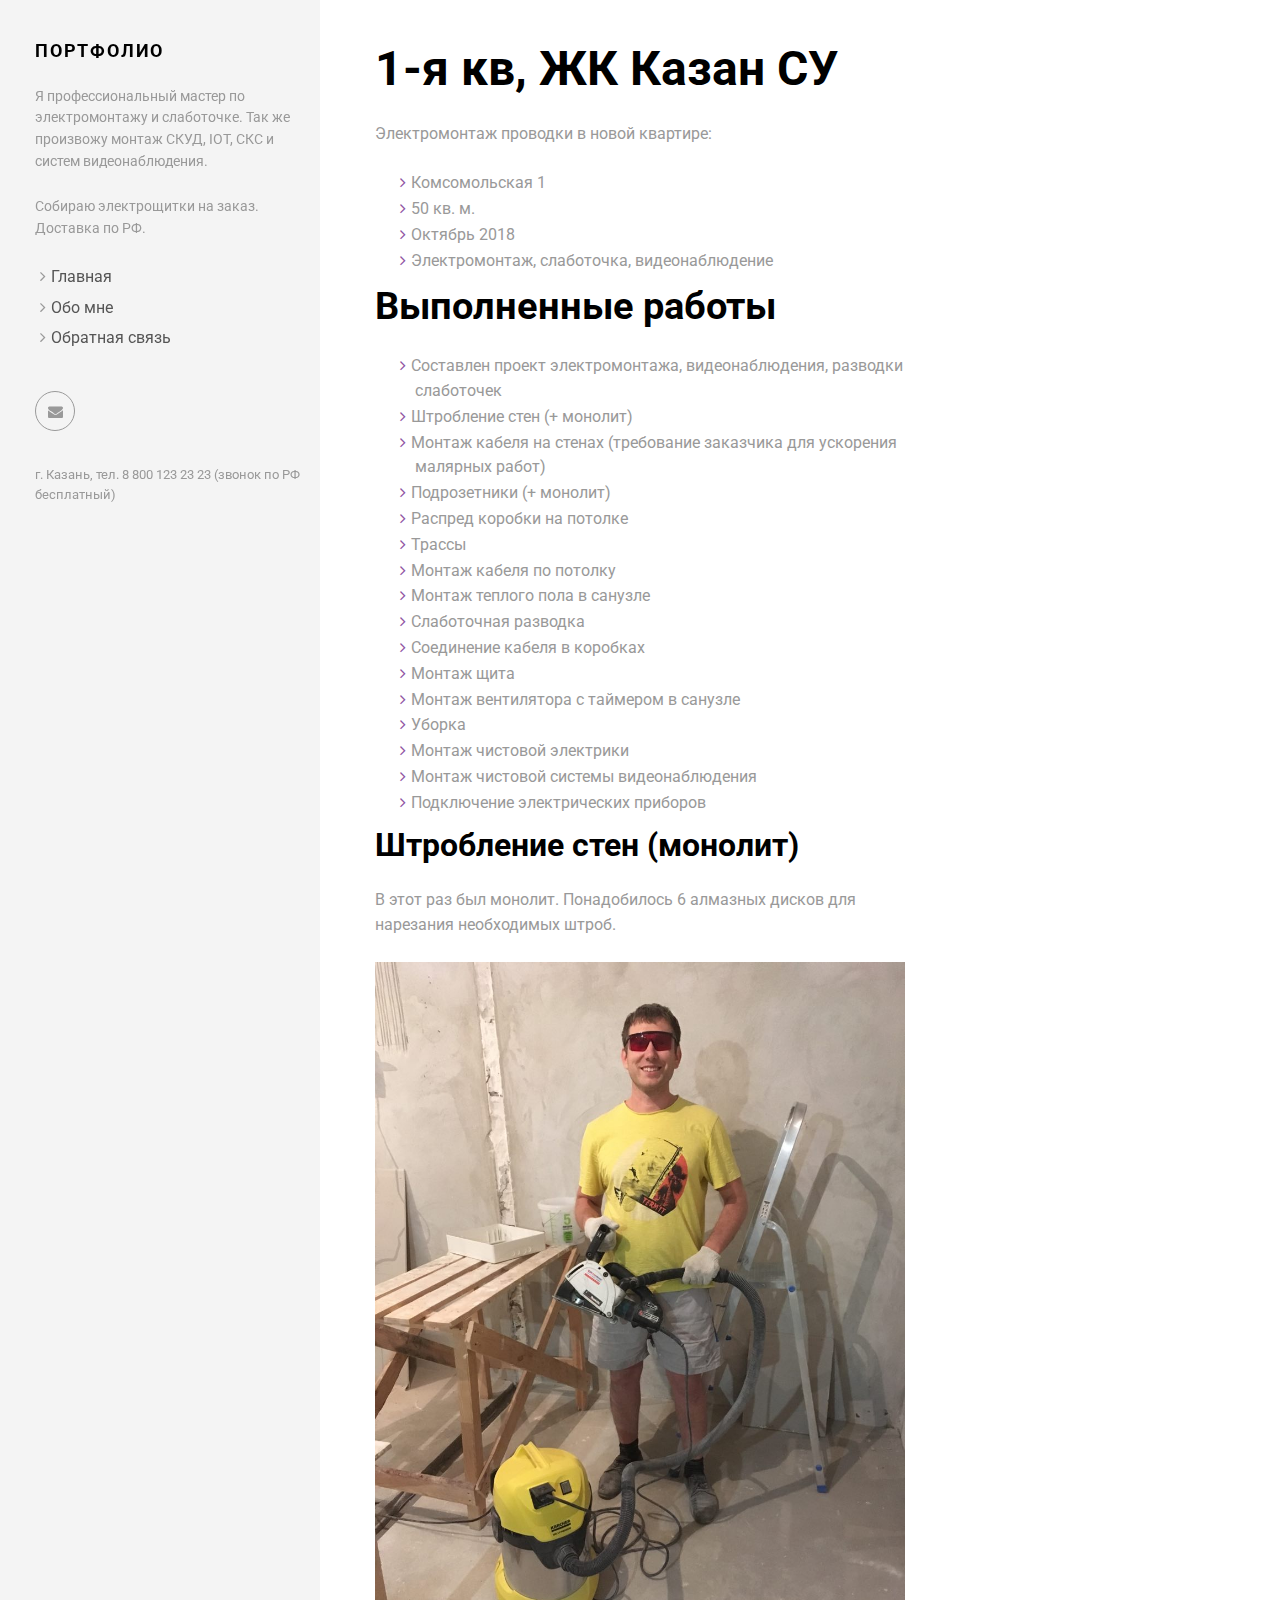
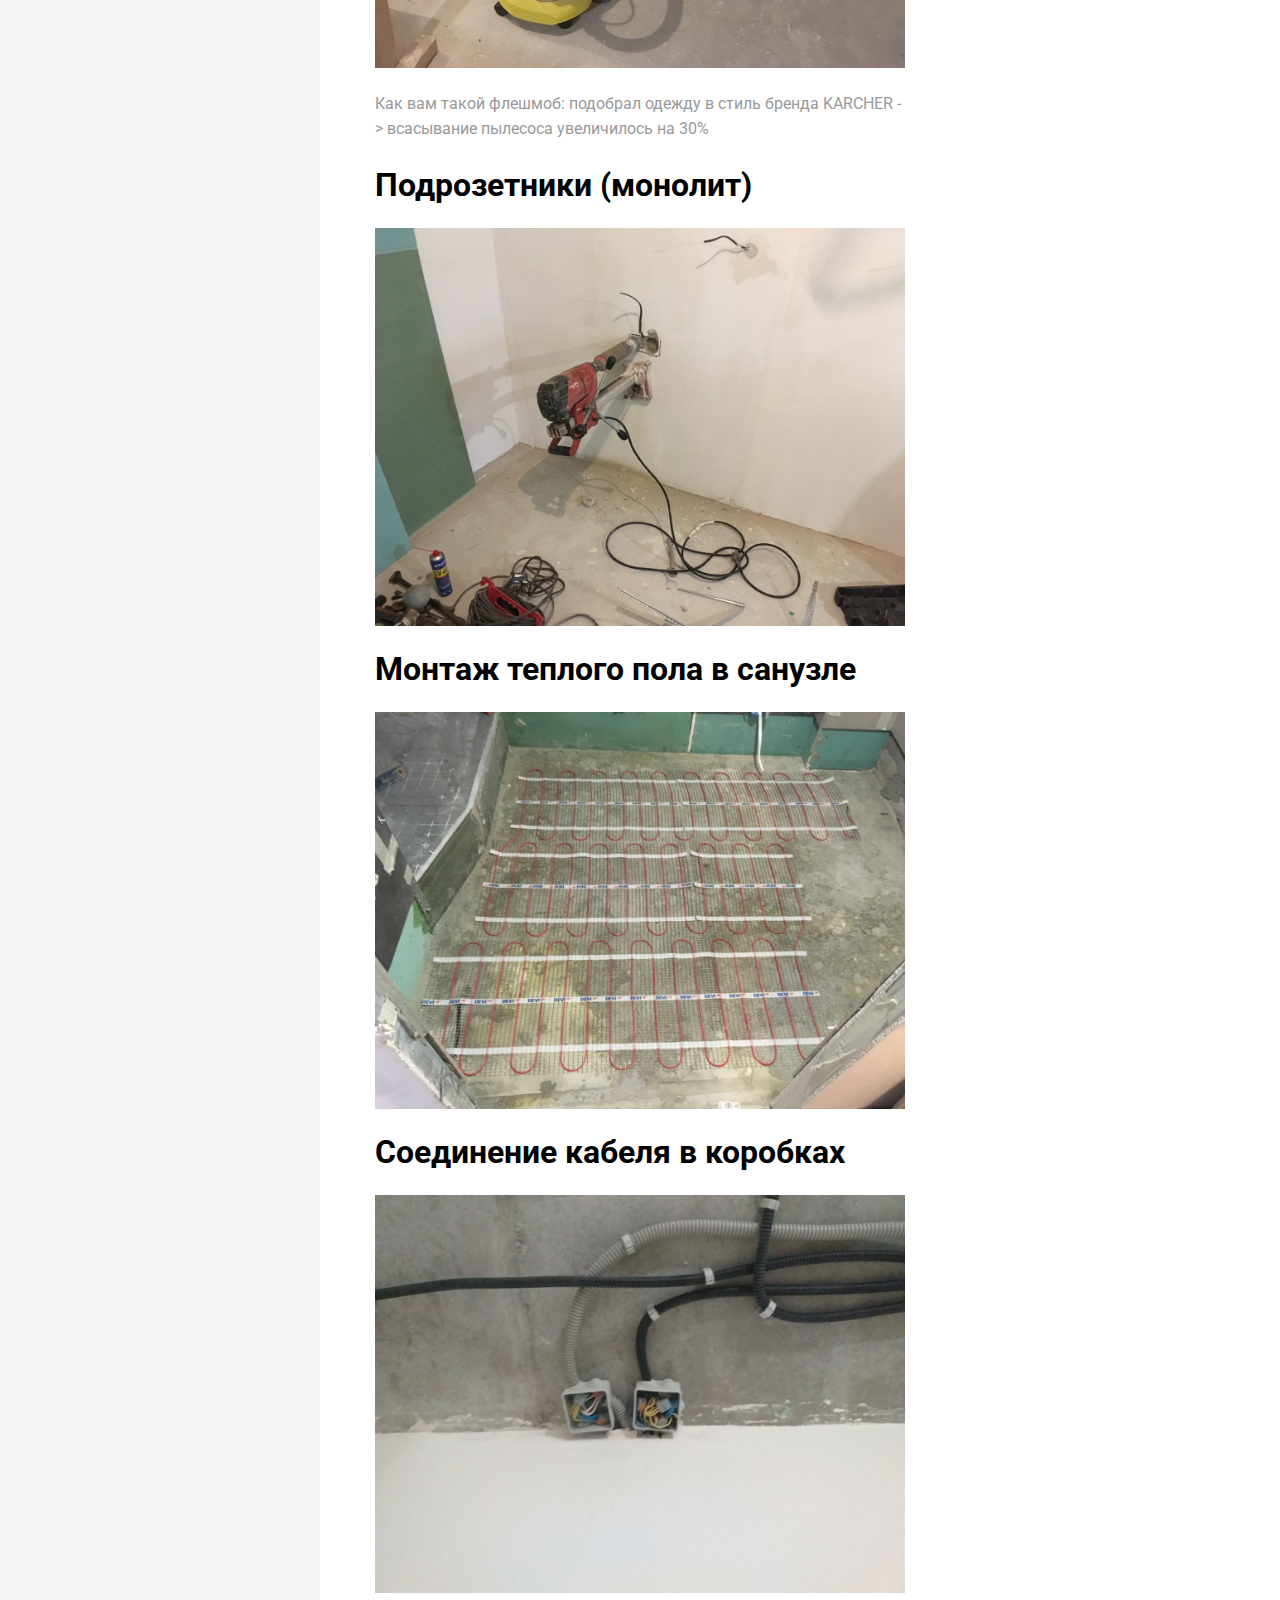
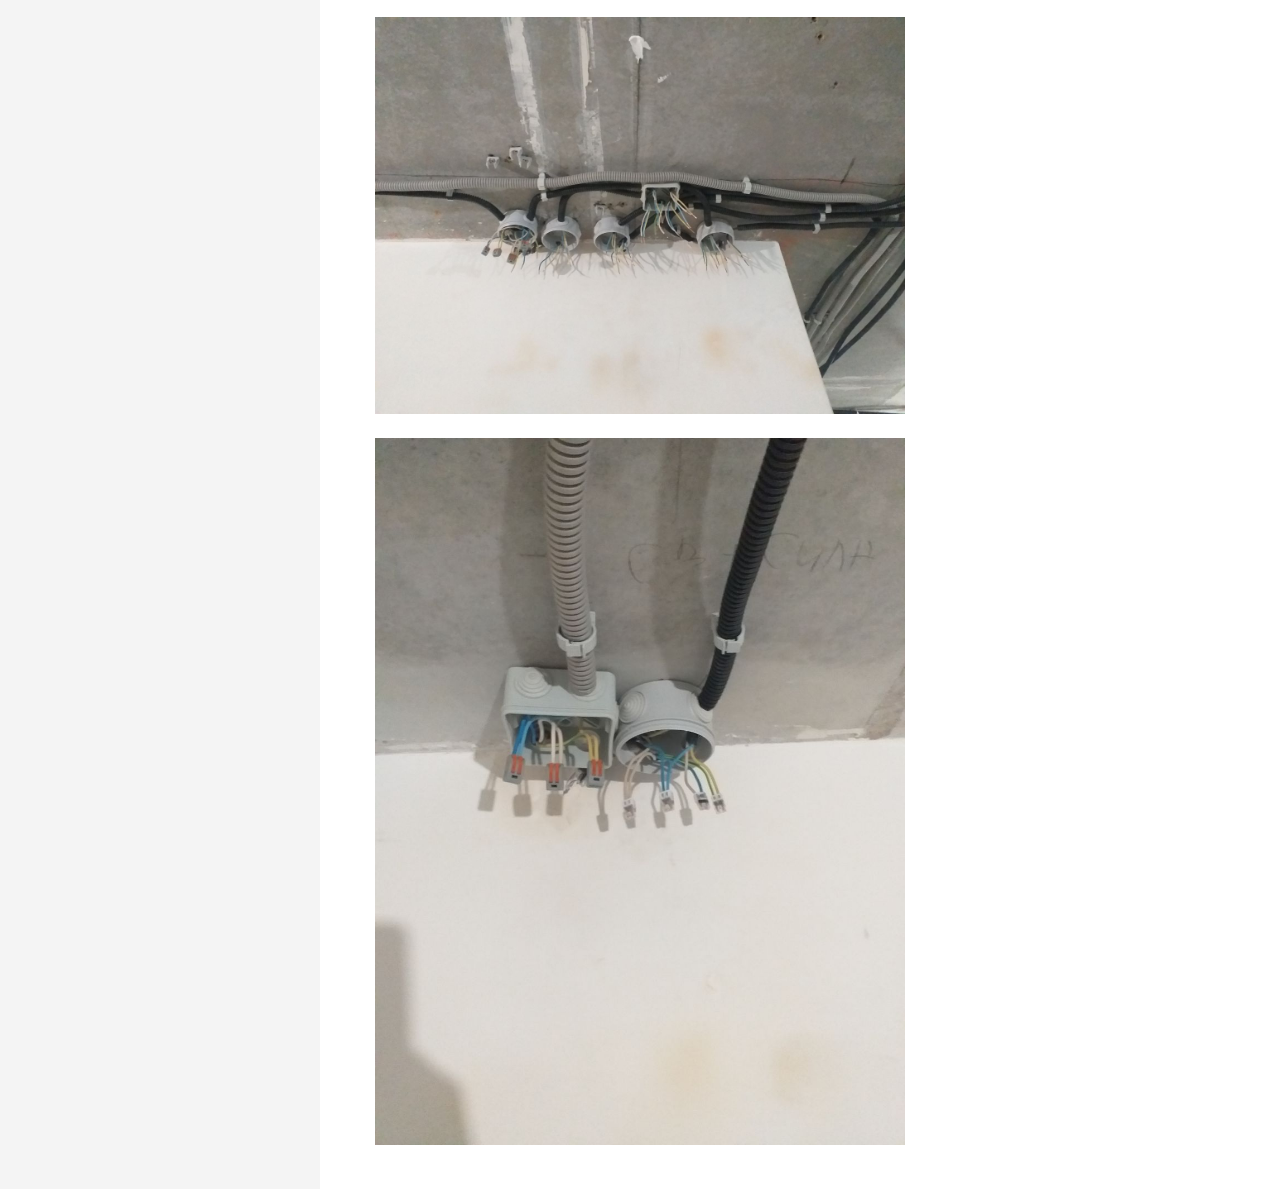
<file: portfolio/kazan-su/index.html>
<!DOCTYPE html>
<html lang="ru">
<head><meta charset="utf-8">
<meta http-equiv="X-UA-Compatible" content="IE=edge">
<title>1-я кв, ЖК Казан СУ</title>
<meta name="description" content="Портфолио электромонтажа">
<meta name="viewport" content="width=device-width, initial-scale=1">
<meta name="robots" content="all,follow">
<meta name="googlebot" content="index,follow,snippet,archive">
<link rel="stylesheet" href="/css/bootstrap.min.css">
<link rel="stylesheet" href="//fonts.googleapis.com/css?family=Roboto:400,300,700,400italic">
<link rel="stylesheet" href="/css/font-awesome.min.css">
<link rel="stylesheet" href="/css/owl.carousel.css">
<link rel="stylesheet" href="/css/owl.theme.css">


  <link href="/css/style.violet.css" rel="stylesheet" id="theme-stylesheet">

 

  
    <!--[if lt IE 9]>
        <script src="https://oss.maxcdn.com/html5shiv/3.7.2/html5shiv.min.js"></script>
        <script src="https://oss.maxcdn.com/respond/1.4.2/respond.min.js"></script>
    <![endif]-->
  


<link href="/css/custom.css" rel="stylesheet">
<link rel="shortcut icon" href="/img/favicon.png">


</head>
<body>
  <div id="all">
      <div class="container-fluid">
          <div class="row row-offcanvas row-offcanvas-left">
              <div id="sidebar" class="col-xs-6 col-sm-4 col-md-3 sidebar-offcanvas">
  <div class="sidebar-content">
    <h1 class="sidebar-heading"><a href="/">Портфолио</a></h1>
    
      <p class="sidebar-p">Я профессиональный мастер по электромонтажу и слаботочке. Так же произвожу монтаж СКУД, IOT, СКС и систем видеонаблюдения.</p>
    
      <p class="sidebar-p">Собираю электрощитки на заказ. Доставка по РФ.</p>
    
    <ul class="sidebar-menu">
      
        <li><a href="/portfolio/">Главная</a></li>
      
        <li><a href="/about/">Обо мне</a></li>
      
        <li><a href="/contact/">Обратная связь</a></li>
      
    </ul>
    <p class="social">
  
  
  
  
  
  <a href="mailto:me@electromarat.ru" data-animate-hover="pulse" class="email">
    <i class="fa fa-envelope"></i>
  </a>
  
  
  
  
  
</p>


    <div class="copyright">
      <p class="credit">
        
          г. Казань, тел. 8 800 123 23 23 (звонок по РФ бесплатный)
        
        
      </p>
    </div>
  </div>
</div>

              
<div class="col-xs-12 col-sm-8 col-md-9 content-column white-background">
  <div class="small-navbar visible-xs">
  <button type="button" data-toggle="offcanvas" class="btn btn-ghost pull-left"> <i class="fa fa-align-left"> </i>Menu</button>
  <h1 class="small-navbar-heading"><a href="/">Портфолио</a></h1>
</div>

  <div class="row">
    <div class="col-lg-8">
      <div class="content-column-content">
         <h1>1-я кв, ЖК Казан СУ</h1>
         <p>Электромонтаж проводки в новой квартире:</p>

<ul>
<li>Комсомольская 1</li>
<li>50 кв. м.</li>
<li>Октябрь 2018</li>
<li>Электромонтаж, слаботочка, видеонаблюдение</li>
</ul>

<h2 id="выполненные-работы">Выполненные работы</h2>

<ul>
<li>Составлен проект электромонтажа, видеонаблюдения, разводки слаботочек</li>
<li>Штробление стен (+ монолит)</li>
<li>Монтаж кабеля на стенах (требование заказчика для ускорения малярных работ)</li>
<li>Подрозетники (+ монолит)</li>
<li>Распред коробки на потолке</li>
<li>Трассы</li>
<li>Монтаж кабеля по потолку</li>
<li>Монтаж теплого пола в санузле</li>
<li>Слаботочная разводка</li>
<li>Соединение кабеля в коробках</li>
<li>Монтаж щита</li>
<li>Монтаж вентилятора с таймером в санузле</li>
<li>Уборка</li>
<li>Монтаж чистовой электрики</li>
<li>Монтаж чистовой системы видеонаблюдения</li>
<li>Подключение электрических приборов</li>
</ul>

<h3 id="штробление-стен-монолит">Штробление стен (монолит)</h3>

<p>В этот раз был монолит. Понадобилось 6 алмазных дисков для нарезания необходимых штроб.</p>

<p><img src="/img/portfolio/kazansu_1/1.jpg" alt="" /></p>

<p>Как вам такой флешмоб: подобрал одежду в стиль бренда KARCHER -&gt; всасывание пылесоса увеличилось на 30%</p>

<h3 id="подрозетники-монолит">Подрозетники (монолит)</h3>

<p><img src="/img/portfolio/kazansu_1/2.jpg" alt="" /></p>

<h3 id="монтаж-теплого-пола-в-санузле">Монтаж теплого пола в санузле</h3>

<p><img src="/img/portfolio/kazansu_1/3.jpg" alt="" /></p>

<h3 id="соединение-кабеля-в-коробках">Соединение кабеля в коробках</h3>

<p><img src="/img/portfolio/kazansu_1/11.jpg" alt="" /></p>

<p><img src="/img/portfolio/kazansu_1/21.jpg" alt="" /></p>

<p><img src="/img/portfolio/kazansu_1/31.jpg" alt="" /></p>
         
      </div>
    </div>
  </div>
</div>

          </div>
      </div>
  </div>
  <script src="/js/jquery.min.js"></script>
<script src="/js/bootstrap.min.js"></script>
<script src="/js/jquery.cookie.js"> </script>
<script src="/js/ekko-lightbox.js"></script>
<script src="/js/jquery.scrollTo.min.js"></script>
<script src="/js/masonry.pkgd.min.js"></script>
<script src="/js/imagesloaded.pkgd.min.js"></script>
<script src="/js/owl.carousel.min.js"></script>
<script src="/js/front.js"></script>

</body>
</html>
</file>
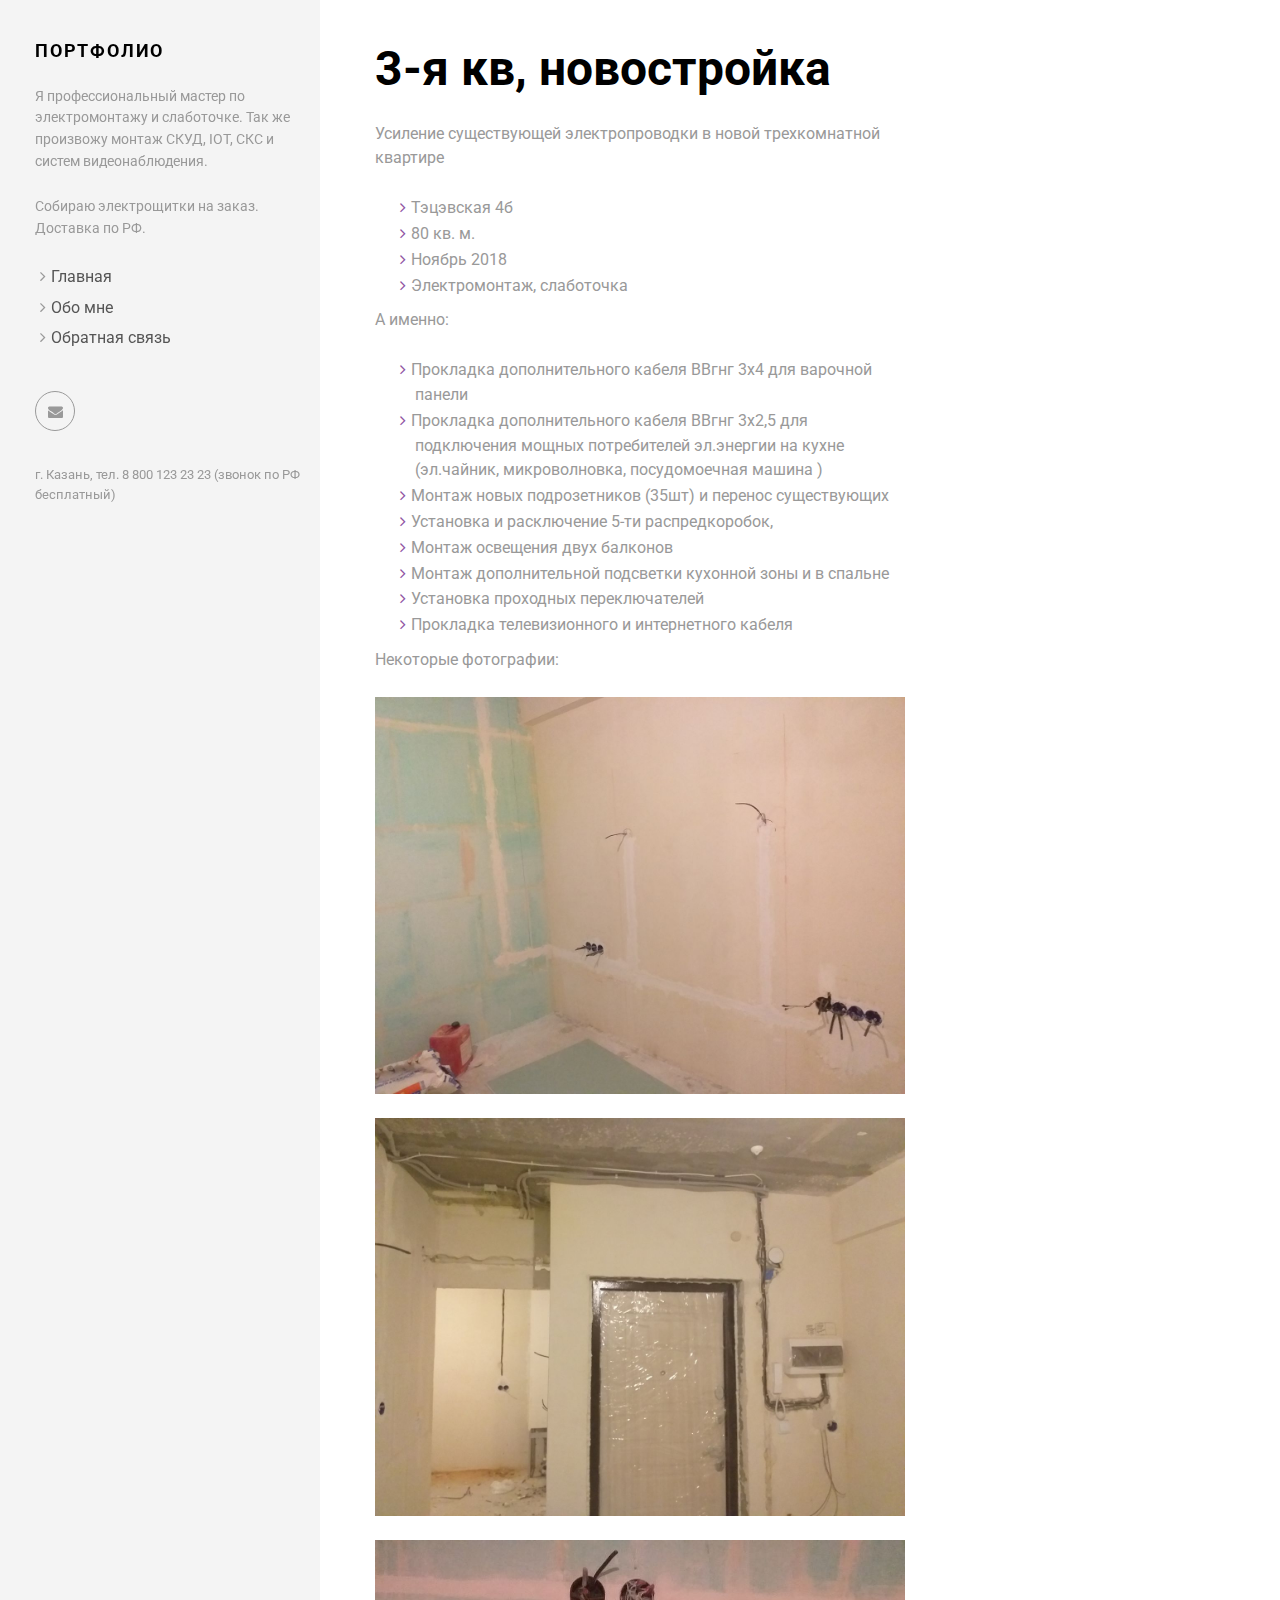
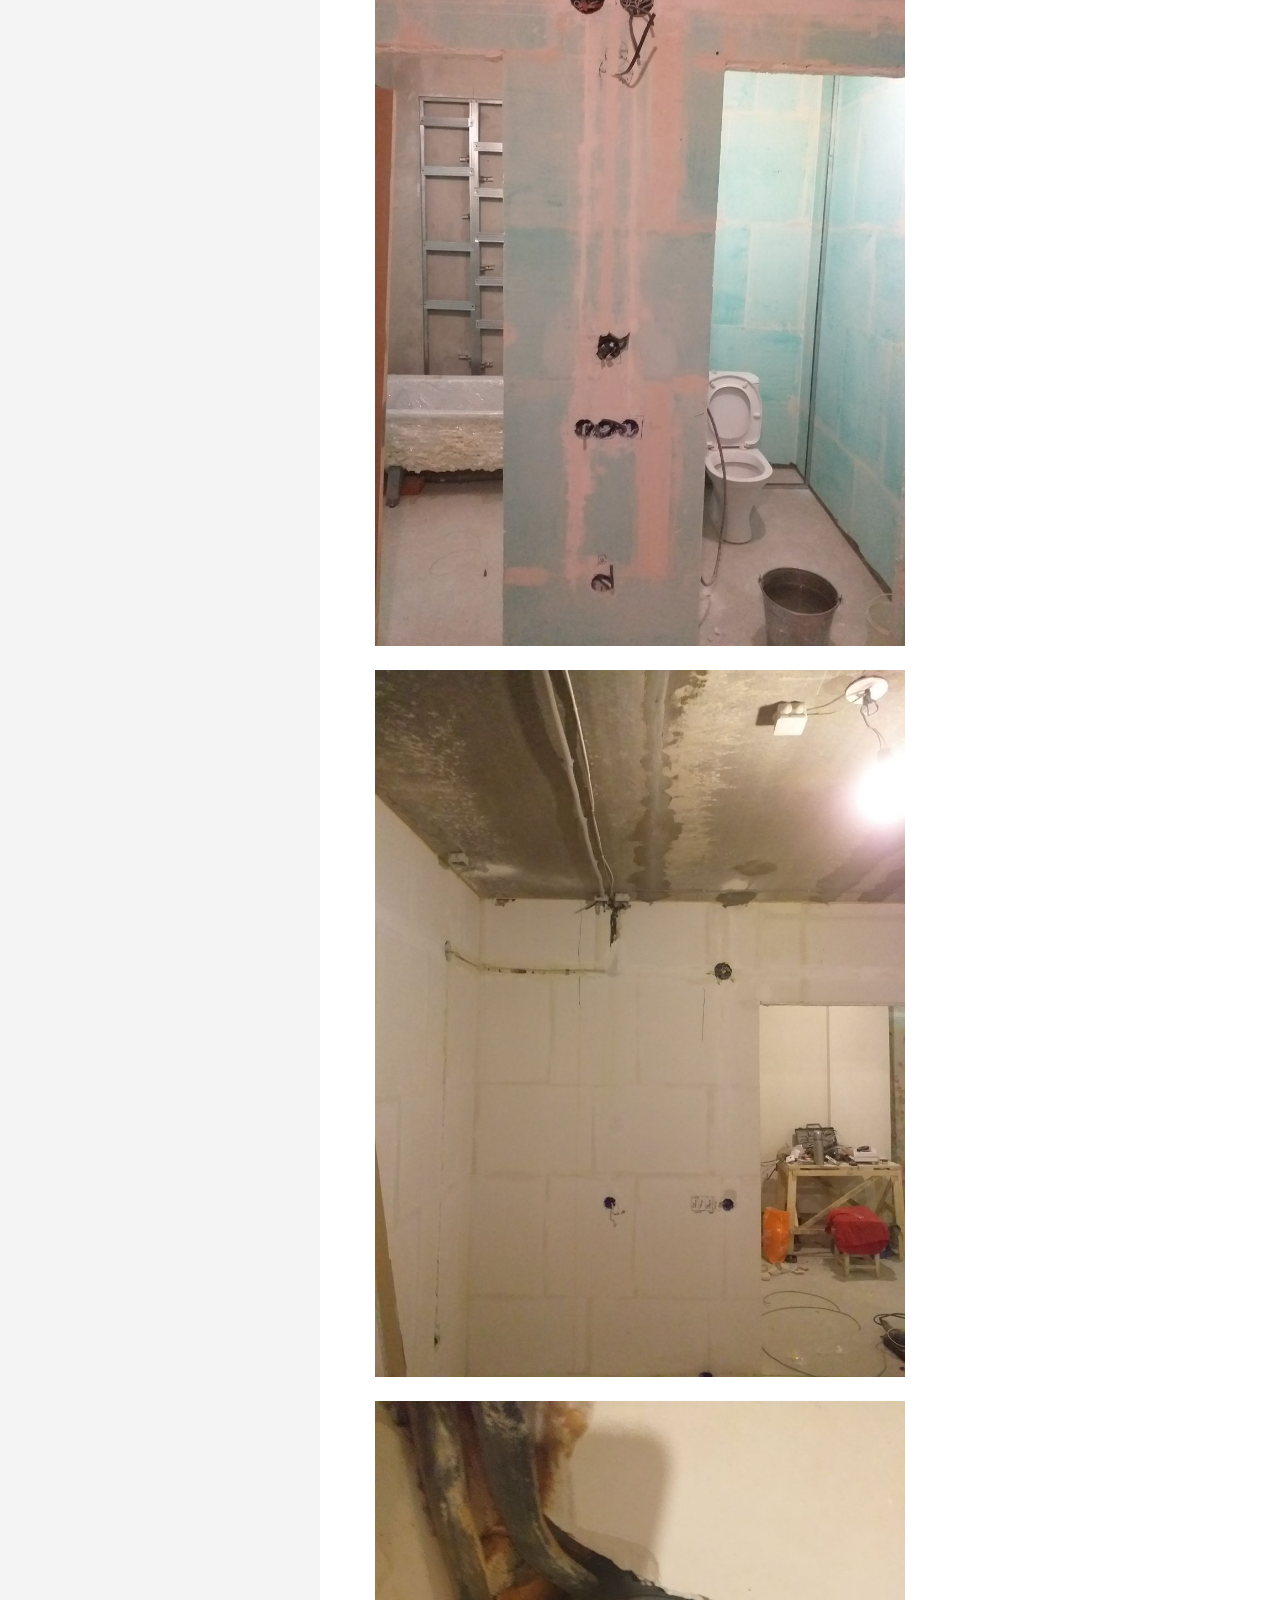
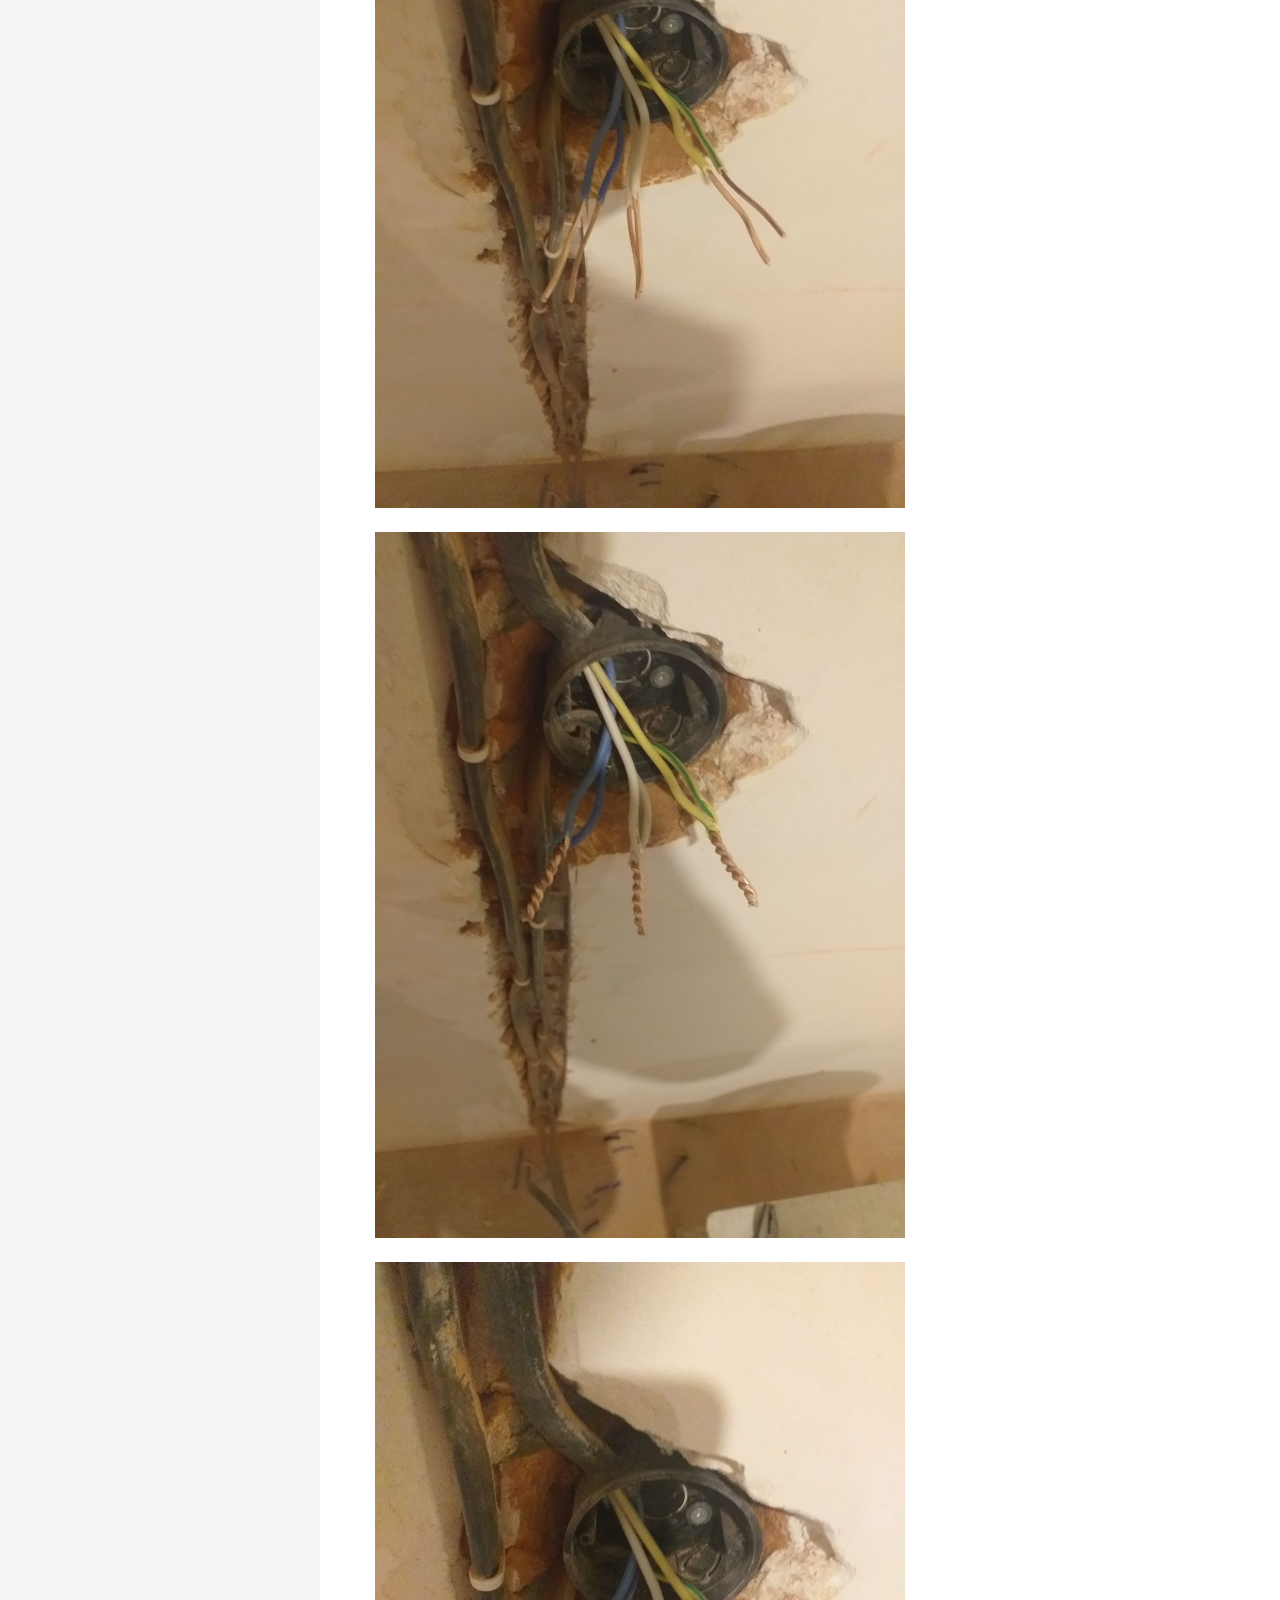
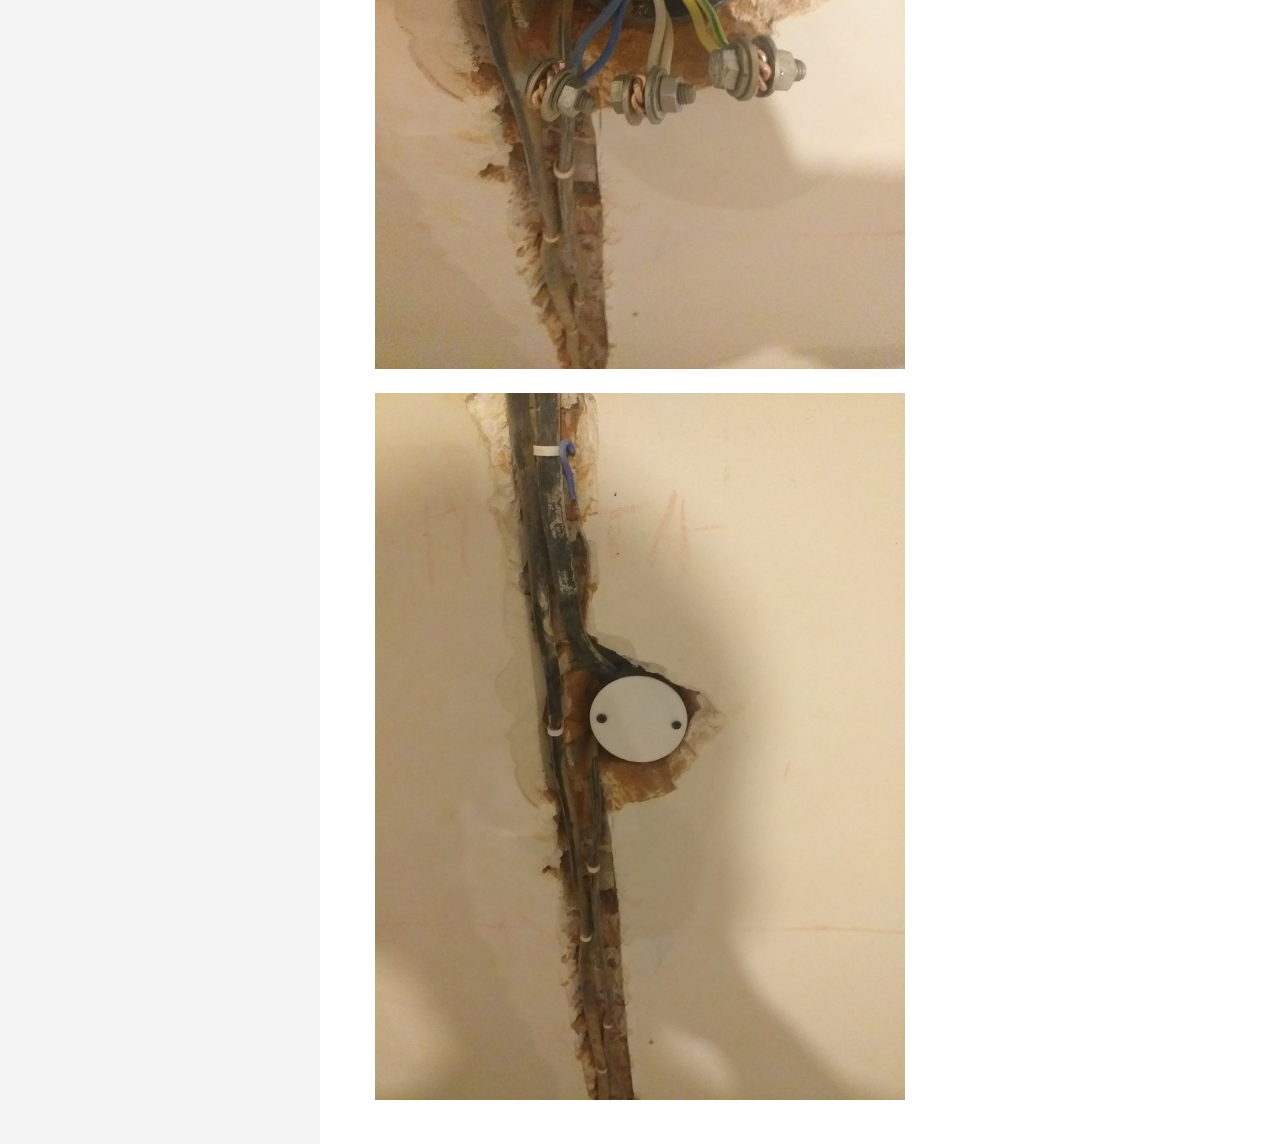
<file: portfolio/tesevskaya/index.html>
<!DOCTYPE html>
<html lang="ru">
<head><meta charset="utf-8">
<meta http-equiv="X-UA-Compatible" content="IE=edge">
<title>3-я кв, новостройка</title>
<meta name="description" content="Портфолио электромонтажа">
<meta name="viewport" content="width=device-width, initial-scale=1">
<meta name="robots" content="all,follow">
<meta name="googlebot" content="index,follow,snippet,archive">
<link rel="stylesheet" href="/css/bootstrap.min.css">
<link rel="stylesheet" href="//fonts.googleapis.com/css?family=Roboto:400,300,700,400italic">
<link rel="stylesheet" href="/css/font-awesome.min.css">
<link rel="stylesheet" href="/css/owl.carousel.css">
<link rel="stylesheet" href="/css/owl.theme.css">


  <link href="/css/style.violet.css" rel="stylesheet" id="theme-stylesheet">

 

  
    <!--[if lt IE 9]>
        <script src="https://oss.maxcdn.com/html5shiv/3.7.2/html5shiv.min.js"></script>
        <script src="https://oss.maxcdn.com/respond/1.4.2/respond.min.js"></script>
    <![endif]-->
  


<link href="/css/custom.css" rel="stylesheet">
<link rel="shortcut icon" href="/img/favicon.png">


</head>
<body>
  <div id="all">
      <div class="container-fluid">
          <div class="row row-offcanvas row-offcanvas-left">
              <div id="sidebar" class="col-xs-6 col-sm-4 col-md-3 sidebar-offcanvas">
  <div class="sidebar-content">
    <h1 class="sidebar-heading"><a href="/">Портфолио</a></h1>
    
      <p class="sidebar-p">Я профессиональный мастер по электромонтажу и слаботочке. Так же произвожу монтаж СКУД, IOT, СКС и систем видеонаблюдения.</p>
    
      <p class="sidebar-p">Собираю электрощитки на заказ. Доставка по РФ.</p>
    
    <ul class="sidebar-menu">
      
        <li><a href="/portfolio/">Главная</a></li>
      
        <li><a href="/about/">Обо мне</a></li>
      
        <li><a href="/contact/">Обратная связь</a></li>
      
    </ul>
    <p class="social">
  
  
  
  
  
  <a href="mailto:me@electromarat.ru" data-animate-hover="pulse" class="email">
    <i class="fa fa-envelope"></i>
  </a>
  
  
  
  
  
</p>


    <div class="copyright">
      <p class="credit">
        
          г. Казань, тел. 8 800 123 23 23 (звонок по РФ бесплатный)
        
        
      </p>
    </div>
  </div>
</div>

              
<div class="col-xs-12 col-sm-8 col-md-9 content-column white-background">
  <div class="small-navbar visible-xs">
  <button type="button" data-toggle="offcanvas" class="btn btn-ghost pull-left"> <i class="fa fa-align-left"> </i>Menu</button>
  <h1 class="small-navbar-heading"><a href="/">Портфолио</a></h1>
</div>

  <div class="row">
    <div class="col-lg-8">
      <div class="content-column-content">
         <h1>3-я кв, новостройка</h1>
         <p>Усиление существующей электропроводки в новой трехкомнатной квартире</p>

<ul>
<li>Тэцэвская 4б</li>
<li>80 кв. м.</li>
<li>Ноябрь 2018</li>
<li>Электромонтаж, слаботочка</li>
</ul>

<p>А именно:</p>

<ul>
<li>Прокладка дополнительного кабеля ВВгнг 3х4 для варочной панели</li>
<li>Прокладка дополнительного кабеля ВВгнг 3х2,5 для подключения мощных потребителей эл.энергии на кухне (эл.чайник, микроволновка, посудомоечная машина )</li>
<li>Монтаж  новых подрозетников (35шт) и перенос существующих</li>
<li>Установка и расключение 5-ти распредкоробок,</li>
<li>Монтаж освещения двух балконов</li>
<li>Монтаж дополнительной подсветки кухонной зоны и в спальне</li>
<li>Установка проходных переключателей</li>
<li>Прокладка телевизионного и интернетного кабеля</li>
</ul>

<p>Некоторые фотографии:</p>

<p><img src="/img/portfolio/tesevskaya/6.jpg" alt="" /></p>

<p><img src="/img/portfolio/tesevskaya/7.jpg" alt="" /></p>

<p><img src="/img/portfolio/tesevskaya/8.jpg" alt="" /></p>

<p><img src="/img/portfolio/tesevskaya/5.jpg" alt="" /></p>

<p><img src="/img/portfolio/tesevskaya/1.jpg" alt="" /></p>

<p><img src="/img/portfolio/tesevskaya/2.jpg" alt="" /></p>

<p><img src="/img/portfolio/tesevskaya/3.jpg" alt="" /></p>

<p><img src="/img/portfolio/tesevskaya/4.jpg" alt="" /></p>
         
      </div>
    </div>
  </div>
</div>

          </div>
      </div>
  </div>
  <script src="/js/jquery.min.js"></script>
<script src="/js/bootstrap.min.js"></script>
<script src="/js/jquery.cookie.js"> </script>
<script src="/js/ekko-lightbox.js"></script>
<script src="/js/jquery.scrollTo.min.js"></script>
<script src="/js/masonry.pkgd.min.js"></script>
<script src="/js/imagesloaded.pkgd.min.js"></script>
<script src="/js/owl.carousel.min.js"></script>
<script src="/js/front.js"></script>

</body>
</html>
</file>
<file: css/custom.css>
/* your styles go here */

.box-masonry-text li {
    color: #999999;
    font-size: 14px;
}
</file>
<file: css/style.violet.css>
/*
=========================================
=========================================
Startup Template By Bootstrapious.com
=========================================
========================================= */
/* variant 1 - violet */
/*
=====================
GENERAL
=====================
*/
html,
body {
  overflow-x: hidden;
  /* Prevent scroll on narrow devices */
}
header {
  z-index: 1000;
}
section {
  position: relative;
  padding-top: 90px;
  padding-bottom: 90px;
}
section.background-gray-lighter {
  background: #cdcdcd;
}
section.background-gray-lightest {
  background: #f7f7f7;
  border-top: solid 1px #cdcdcd;
  border-bottom: solid 1px #cdcdcd;
}
section.background-secondary {
  background: #566682;
  border-top: solid 1px #2d3645;
  border-bottom: solid 1px #2d3645;
}
.section-inverse {
  color: #fff;
}
.section-inverse h1,
.section-inverse h2,
.section-inverse h3,
.section-inverse h4,
.section-inverse h5,
.section-inverse h6 {
  color: #fff;
}
.section-inverse .heading:after {
  background: #fff;
}
.italic {
  font-style: italic;
  font-family: "Georgia", "Times New Roman", Times, serif;
}
.img-responsive {
  margin: 0 auto;
}
.no-space .box {
  margin: 0 -15px;
}
.margin-top {
  margin-top: 30px;
}
.margin-top--big {
  margin-top: 60px !important;
}
.margin-bottom {
  margin-bottom: 30px;
}
.margin-bottom--big {
  margin-bottom: 60px !important;
}
.margin-bottom--zero {
  margin-bottom: 0 !important;
}
.no-padding-top {
  padding-top: 0;
}
.no-padding-bottom {
  padding-bottom: 0;
}
.padding--small {
  padding-top: 30px;
  padding-bottom: 30px;
}
.weight-300 {
  font-weight: 300 !important;
}
.weight-500 {
  font-weight: 500 !important;
}
.weight-700 {
  font-weight: 700 !important;
}
.text-gray {
  color: #555555;
}
.text-gray-light {
  color: #999999;
}
.text-gray-lighter {
  color: #cdcdcd;
}
@media (max-width: 991px) {
  .text-center-mobile {
    text-align: center !important;
  }
}
a,
button {
  -webkit-transition: all 0.2s ease-out;
  -moz-transition: all 0.2s ease-out;
  transition: all 0.2s ease-out;
}
a i.fa,
button i.fa {
  margin: 0 5px;
}
.clickable {
  cursor: pointer !important;
}
.required {
  color: #9055a2;
}
.accent {
  color: #9055a2;
}
.text-uppercase {
  text-transform: uppercase;
  letter-spacing: 0.1em;
}
.list-style-none {
  list-style: none;
}
.btn-ghost {
  color: #9055a2;
  background-color: transparent;
  border-color: #9055a2;
}
.btn-ghost:hover,
.btn-ghost:focus,
.btn-ghost:active,
.btn-ghost.active,
.open .dropdown-toggle.btn-ghost {
  color: #9055a2;
  background-color: rgba(0, 0, 0, 0);
  border-color: #6c407a;
}
.btn-ghost:active,
.btn-ghost.active,
.open .dropdown-toggle.btn-ghost {
  background-image: none;
}
.btn-ghost.disabled,
.btn-ghost[disabled],
fieldset[disabled] .btn-ghost,
.btn-ghost.disabled:hover,
.btn-ghost[disabled]:hover,
fieldset[disabled] .btn-ghost:hover,
.btn-ghost.disabled:focus,
.btn-ghost[disabled]:focus,
fieldset[disabled] .btn-ghost:focus,
.btn-ghost.disabled:active,
.btn-ghost[disabled]:active,
fieldset[disabled] .btn-ghost:active,
.btn-ghost.disabled.active,
.btn-ghost[disabled].active,
fieldset[disabled] .btn-ghost.active {
  background-color: transparent;
  border-color: #9055a2;
}
.btn-ghost .badge {
  color: transparent;
  background-color: #9055a2;
}
.btn-ghost:hover,
.btn-ghost:focus,
.btn-ghost:active,
.btn-ghost.active,
.open .dropdown-toggle.btn-ghost {
  color: #fff;
  background-color: #9055a2;
  border-color: #9055a2;
}
.btn-ghost-black {
  color: #000000;
  background-color: transparent;
  border-color: #000000;
}
.btn-ghost-black:hover,
.btn-ghost-black:focus,
.btn-ghost-black:active,
.btn-ghost-black.active,
.open .dropdown-toggle.btn-ghost-black {
  color: #000000;
  background-color: rgba(0, 0, 0, 0);
  border-color: #000000;
}
.btn-ghost-black:active,
.btn-ghost-black.active,
.open .dropdown-toggle.btn-ghost-black {
  background-image: none;
}
.btn-ghost-black.disabled,
.btn-ghost-black[disabled],
fieldset[disabled] .btn-ghost-black,
.btn-ghost-black.disabled:hover,
.btn-ghost-black[disabled]:hover,
fieldset[disabled] .btn-ghost-black:hover,
.btn-ghost-black.disabled:focus,
.btn-ghost-black[disabled]:focus,
fieldset[disabled] .btn-ghost-black:focus,
.btn-ghost-black.disabled:active,
.btn-ghost-black[disabled]:active,
fieldset[disabled] .btn-ghost-black:active,
.btn-ghost-black.disabled.active,
.btn-ghost-black[disabled].active,
fieldset[disabled] .btn-ghost-black.active {
  background-color: transparent;
  border-color: #000000;
}
.btn-ghost-black .badge {
  color: transparent;
  background-color: #000000;
}
.btn-ghost-black:hover,
.btn-ghost-black:focus,
.btn-ghost-black:active,
.btn-ghost-black.active,
.open .dropdown-toggle.btn-ghost-black {
  color: #fff;
  background-color: #000;
  border-color: #000;
}
.btn-white {
  color: #ffffff;
  background-color: transparent;
  border-color: #ffffff;
}
.btn-white:hover,
.btn-white:focus,
.btn-white:active,
.btn-white.active,
.open .dropdown-toggle.btn-white {
  color: #ffffff;
  background-color: rgba(0, 0, 0, 0);
  border-color: #e0e0e0;
}
.btn-white:active,
.btn-white.active,
.open .dropdown-toggle.btn-white {
  background-image: none;
}
.btn-white.disabled,
.btn-white[disabled],
fieldset[disabled] .btn-white,
.btn-white.disabled:hover,
.btn-white[disabled]:hover,
fieldset[disabled] .btn-white:hover,
.btn-white.disabled:focus,
.btn-white[disabled]:focus,
fieldset[disabled] .btn-white:focus,
.btn-white.disabled:active,
.btn-white[disabled]:active,
fieldset[disabled] .btn-white:active,
.btn-white.disabled.active,
.btn-white[disabled].active,
fieldset[disabled] .btn-white.active {
  background-color: transparent;
  border-color: #ffffff;
}
.btn-white .badge {
  color: transparent;
  background-color: #ffffff;
}
.btn-white:hover,
.btn-white:focus,
.btn-white:active,
.btn-white.active,
.open .dropdown-toggle.btn-white {
  color: #ffffff;
  background-color: #fff;
  border-color: #fff;
}
.icon {
  display: inline-block;
  width: 60px;
  height: 60px;
  line-height: 60px;
  border-radius: 30px;
  border: solid 1px #9055a2;
  color: #9055a2;
  -webkit-transition: all 0.2s ease-out;
  -moz-transition: all 0.2s ease-out;
  transition: all 0.2s ease-out;
  font-size: 30px;
  margin: 0 auto 30px;
  text-align: center;
}
.icon.brand-secondary {
  border-color: #566682;
  color: #566682;
}
.icon.brand-terciary {
  border-color: #453f69;
  color: #453f69;
}
.icon.brand-four {
  border-color: #011638;
  color: #011638;
}
/*
=====================
SIDEBAR + RIGHT COLUMN
=====================
*/
#sidebar {
  padding-top: 40px;
}
/*modified sidebar to follow scroll */
.sidebar-content {
    position: fixed;
    width: inherit;
    z-index: 0;
    padding: 0 1em 0 0.2em;
}
@media screen and (min-width: 992px) {
  .sidebar-content {
    padding-left: 20px;
    padding-right: 20px;
  }
}
.sidebar-heading {
  font-size: 18px;
  text-transform: uppercase;
  letter-spacing: 0.1em;
}
.sidebar-heading a {
  color: #000;
  text-decoration: none;
  -webkit-transition: all 0.2s ease-out;
  -moz-transition: all 0.2s ease-out;
  transition: all 0.2s ease-out;
}
.sidebar-heading a:hover {
  border-bottom: dotted 1px #9055a2;
  color: #000;
  text-decoration: none;
}
.sidebar-p {
  color: #999999;
  font-size: 14px;
}
.sidebar-menu {
  list-style-type: none;
  padding-left: 20px;
  margin-bottom: 40px;
}
.sidebar-menu li {
  margin-bottom: 5px;
}
.sidebar-menu li a {
  color: #555555;
}
.sidebar-menu li:before {
  font-family: 'FontAwesome';
  content: '\f105';
  margin: 0 5px 0 -15px;
  color: #999999;
}
.sidebar-menu li.active a {
  color: #9055a2;
  font-weight: bold;
}
.sidebar-menu li.active:before {
  color: #9055a2;
}
.sidebar-menu li:hover a {
  text-decoration: none;
  color: #9055a2;
}
.sidebar-menu li:hover:before {
  color: #9055a2;
}
.content-column {
  padding-top: 40px;
}
.content-column.white-background {
  background: #fff;
  min-height: 100vh;
}
.grid {
  padding-top: 5px;
  overflow-y: hidden;
}
.content-column-content {
  padding-left: 20px;
  padding-right: 20px;
  padding-bottom: 20px;
}
@media (min-width: 1200px) {
  .content-column-content {
    padding-left: 40px;
    padding-right: 40px;
  }
}
.content-column-content p.lead {
  color: #555555;
}
.content-column-content p,
.content-column-content li {
  color: #999999;
}
.content-column-content ul li {
  list-style-type: none;
}
.content-column-content ul li:before {
  font-family: 'FontAwesome';
  content: '\f105';
  margin: 0 5px 0 -15px;
  color: #9055a2;
}
.small-navbar {
  margin-bottom: 20px;
}
.small-navbar:before,
.small-navbar:after {
  content: " ";
  display: table;
}
.small-navbar:after {
  clear: both;
}
.small-navbar-heading {
  float: right;
  font-size: 18px;
  text-transform: uppercase;
  letter-spacing: 0.1em;
  margin-top: 10px;
}
.small-navbar-heading a {
  color: #000;
  text-decoration: none;
  -webkit-transition: all 0.2s ease-out;
  -moz-transition: all 0.2s ease-out;
  transition: all 0.2s ease-out;
}
.small-navbar-heading a:hover {
  border-bottom: dotted 1px #9055a2;
  color: #000;
  text-decoration: none;
}
/*
=====================
OFF-CANVAS SIDEBAR BEHAVIOUR
=====================
*/
@media screen and (max-width: 767px) {
  .row-offcanvas {
    position: relative;
    -webkit-transition: all 0.25s ease-out;
    -o-transition: all 0.25s ease-out;
    transition: all 0.25s ease-out;
    opacity: 1;
  }
  .row-offcanvas-right {
    right: 0;
  }
  .row-offcanvas-left {
    left: 0;
  }
  .row-offcanvas-right .sidebar-offcanvas {
    right: -50%;
    /* 6 columns */
  }
  .row-offcanvas-left .sidebar-offcanvas {
    left: -48%;
    /* 6 columns */
  }
  .row-offcanvas-right.active {
    right: 50%;
    /* 6 columns */
  }
  .row-offcanvas-left.active {
    left: 50%;
    /* 6 columns */
  }
  .sidebar-offcanvas {
    position: absolute;
    top: 0;
    width: 50%;
    /* 6 columns */
  }
}
/*
=====================
SERVICES / INTEGRATIONS
=====================
*/
.services {
  margin-top: 80px;
  text-align: center;
}
.services .services-heading {
  text-transform: uppercase;
  letter-spacing: 0.1em;
  font-size: 18px;
  font-weight: 400;
  color: #999999;
  margin-bottom: 40px;
}
.services .heading {
  font-size: 18px;
  font-weight: 700;
  margin-bottom: 20px;
  text-align: center;
}
.services .heading:after {
  content: " ";
  display: block;
  width: 100px;
  height: 1px;
  margin: 20px auto 20px;
  background: #9055a2;
}
.services p {
  font-size: 14px;
  line-height: 1.5;
  margin-bottom: 60px;
  color: #999999;
}
/*
=====================
CUSTOMERS
=====================
*/
.customer {
  text-align: center;
}
.customer img {
  display: inline-block;
  margin-top: 10px;
  margin-bottom: 10px;
  -webkit-filter: grayscale(100%);
  filter: grayscale(100%);
}
.customer img:hover {
  -webkit-filter: grayscale(0);
  filter: grayscale(0);
}
/*
=====================
SIGN UP FORM
=====================
*/
@media (max-width: 991px) {
  .sign-up-form .form-control {
    margin-bottom: 20px;
  }
  .sign-up-form .btn {
    margin-bottom: 20px;
  }
}
@media (min-width: 768px) {
  .sign-up-form .form-control {
    width: 350px;
  }
}
/*
=====================
SOCIAL LINKS
=====================
*/
.contact-form {
  margin-bottom: 20px;
}
p.social {
  margin-top: 20px;
}
p.social a {
  margin: 0 10px 10px 0;
  color: #fff;
  display: inline-block;
  width: 40px;
  height: 40px;
  border-radius: 20px;
  line-height: 40px;
  font-size: 15px;
  text-align: center;
  vertical-align: bottom;
  border: solid 1px #999999;
  color: #999999;
  -webkit-transition: all 0.2s ease-out;
  -moz-transition: all 0.2s ease-out;
  transition: all 0.2s ease-out;
  /*
             &.facebook {background-color: #4460ae; border-color: #4460ae;}
             &.gplus {background-color: #c21f25; border-color: #c21f25;}
             &.twitter {background-color: #3cf; border-color: #3cf;}
             &.instagram {background-color: #cd4378; border-color: #cd4378;}
             &.email {background-color: #4a7f45; border-color: #4a7f45;}
             &.link {background-color: #871AFF; border-color: #871AFF;}
             */
}
p.social a:hover {
  color: #9055a2;
  border-color: #9055a2;
}
p.social a i {
  vertical-align: bottom;
  line-height: 40px;
}
p.social.social--outline a {
  background: transparent;
}
p.social.social--outline a.facebook {
  color: #4460ae;
  border-color: #4460ae;
}
p.social.social--outline a.gplus {
  color: #c21f25;
  border-color: #c21f25;
}
p.social.social--outline a.twitter {
  color: #3cf;
  border-color: #3cf;
}
p.social.social--outline a.instagram {
  color: #cd4378;
  border-color: #cd4378;
}
p.social.social--outline a.email {
  color: #4a7f45;
  border-color: #4a7f45;
}
p.social.social--outline a.link {
  color: #871AFF;
  border-color: #871AFF;
}
p.social.social--big a {
  width: 60px;
  height: 60px;
  border-radius: 30px;
  line-height: 60px;
  font-size: 25px;
}
p.social.social--big i {
  line-height: 60px;
}
/*
=====================
COPYRIGHT
=====================
*/
.copyright {
  color: #999999;
  font-size: 13px;
}
.copyright p.credit {
  margin-bottom: 10px;
}
.copyright p.credit a {
  color: #999999;
}
@media (max-width: 991px) {
  .copyright p.credit {
    text-align: center !important;
  }
}
@media (max-width: 991px) {
  .copyright {
    text-align: center !important;
  }
}
/*
=====================
MAIN PORTFOLIO SLIDER
=====================
*/
#main-slider {
  margin-bottom: 40px;
  opacity: 0;
}
#main-slider ul li div {
  width: 100%;
}
#main-slider .owl-wrapper-outer {
  box-shadow: 0 1px 5px #ccc;
}
#main-slider .owl-controls .owl-buttons {
  display: none;
}
#main-slider .owl-controls .owl-page.active span,
#main-slider .owl-controls.clickable .owl-page:hover span {
  background: #9055a2;
}
/*
=====================
ABOUT
=====================
*/
.progress-title {
  text-align: left;
  font-weight: 700;
  text-transform: uppercase;
  letter-spacing: 0.1em;
  color: #999999;
  font-size: 12px;
}
.progress-bar-skill1 {
  background-color: #d1d1d1;
  background-color: #bc95c8;
}
.progress-striped .progress-bar-skill1 {
  background-image: -webkit-linear-gradient(45deg, rgba(255, 255, 255, 0.15) 25%, transparent 25%, transparent 50%, rgba(255, 255, 255, 0.15) 50%, rgba(255, 255, 255, 0.15) 75%, transparent 75%, transparent);
  background-image: linear-gradient(45deg, rgba(255, 255, 255, 0.15) 25%, transparent 25%, transparent 50%, rgba(255, 255, 255, 0.15) 50%, rgba(255, 255, 255, 0.15) 75%, transparent 75%, transparent);
}
.progress-striped .progress-bar-skill1 {
  background-image: -webkit-linear-gradient(45deg, rgba(255, 255, 255, 0.15) 25%, transparent 25%, transparent 50%, rgba(255, 255, 255, 0.15) 50%, rgba(255, 255, 255, 0.15) 75%, transparent 75%, transparent);
  background-image: linear-gradient(45deg, rgba(255, 255, 255, 0.15) 25%, transparent 25%, transparent 50%, rgba(255, 255, 255, 0.15) 50%, rgba(255, 255, 255, 0.15) 75%, transparent 75%, transparent);
}
.progress-bar-skill2 {
  background-color: #c8c7c7;
  background-color: #b185bf;
}
.progress-striped .progress-bar-skill2 {
  background-image: -webkit-linear-gradient(45deg, rgba(255, 255, 255, 0.15) 25%, transparent 25%, transparent 50%, rgba(255, 255, 255, 0.15) 50%, rgba(255, 255, 255, 0.15) 75%, transparent 75%, transparent);
  background-image: linear-gradient(45deg, rgba(255, 255, 255, 0.15) 25%, transparent 25%, transparent 50%, rgba(255, 255, 255, 0.15) 50%, rgba(255, 255, 255, 0.15) 75%, transparent 75%, transparent);
}
.progress-striped .progress-bar-skill2 {
  background-image: -webkit-linear-gradient(45deg, rgba(255, 255, 255, 0.15) 25%, transparent 25%, transparent 50%, rgba(255, 255, 255, 0.15) 50%, rgba(255, 255, 255, 0.15) 75%, transparent 75%, transparent);
  background-image: linear-gradient(45deg, rgba(255, 255, 255, 0.15) 25%, transparent 25%, transparent 50%, rgba(255, 255, 255, 0.15) 50%, rgba(255, 255, 255, 0.15) 75%, transparent 75%, transparent);
}
.progress-bar-skill3 {
  background-color: #bdbdbd;
  background-color: #a774b6;
}
.progress-striped .progress-bar-skill3 {
  background-image: -webkit-linear-gradient(45deg, rgba(255, 255, 255, 0.15) 25%, transparent 25%, transparent 50%, rgba(255, 255, 255, 0.15) 50%, rgba(255, 255, 255, 0.15) 75%, transparent 75%, transparent);
  background-image: linear-gradient(45deg, rgba(255, 255, 255, 0.15) 25%, transparent 25%, transparent 50%, rgba(255, 255, 255, 0.15) 50%, rgba(255, 255, 255, 0.15) 75%, transparent 75%, transparent);
}
.progress-striped .progress-bar-skill3 {
  background-image: -webkit-linear-gradient(45deg, rgba(255, 255, 255, 0.15) 25%, transparent 25%, transparent 50%, rgba(255, 255, 255, 0.15) 50%, rgba(255, 255, 255, 0.15) 75%, transparent 75%, transparent);
  background-image: linear-gradient(45deg, rgba(255, 255, 255, 0.15) 25%, transparent 25%, transparent 50%, rgba(255, 255, 255, 0.15) 50%, rgba(255, 255, 255, 0.15) 75%, transparent 75%, transparent);
}
.progress-bar-skill4 {
  background-color: #b3b2b2;
  background-color: #9c63ad;
}
.progress-striped .progress-bar-skill4 {
  background-image: -webkit-linear-gradient(45deg, rgba(255, 255, 255, 0.15) 25%, transparent 25%, transparent 50%, rgba(255, 255, 255, 0.15) 50%, rgba(255, 255, 255, 0.15) 75%, transparent 75%, transparent);
  background-image: linear-gradient(45deg, rgba(255, 255, 255, 0.15) 25%, transparent 25%, transparent 50%, rgba(255, 255, 255, 0.15) 50%, rgba(255, 255, 255, 0.15) 75%, transparent 75%, transparent);
}
.progress-striped .progress-bar-skill4 {
  background-image: -webkit-linear-gradient(45deg, rgba(255, 255, 255, 0.15) 25%, transparent 25%, transparent 50%, rgba(255, 255, 255, 0.15) 50%, rgba(255, 255, 255, 0.15) 75%, transparent 75%, transparent);
  background-image: linear-gradient(45deg, rgba(255, 255, 255, 0.15) 25%, transparent 25%, transparent 50%, rgba(255, 255, 255, 0.15) 50%, rgba(255, 255, 255, 0.15) 75%, transparent 75%, transparent);
}
.progress-bar-skill5 {
  background-color: #a9a8a8;
  background-color: #9055a2;
}
.progress-striped .progress-bar-skill5 {
  background-image: -webkit-linear-gradient(45deg, rgba(255, 255, 255, 0.15) 25%, transparent 25%, transparent 50%, rgba(255, 255, 255, 0.15) 50%, rgba(255, 255, 255, 0.15) 75%, transparent 75%, transparent);
  background-image: linear-gradient(45deg, rgba(255, 255, 255, 0.15) 25%, transparent 25%, transparent 50%, rgba(255, 255, 255, 0.15) 50%, rgba(255, 255, 255, 0.15) 75%, transparent 75%, transparent);
}
.progress-striped .progress-bar-skill5 {
  background-image: -webkit-linear-gradient(45deg, rgba(255, 255, 255, 0.15) 25%, transparent 25%, transparent 50%, rgba(255, 255, 255, 0.15) 50%, rgba(255, 255, 255, 0.15) 75%, transparent 75%, transparent);
  background-image: linear-gradient(45deg, rgba(255, 255, 255, 0.15) 25%, transparent 25%, transparent 50%, rgba(255, 255, 255, 0.15) 50%, rgba(255, 255, 255, 0.15) 75%, transparent 75%, transparent);
}
/*
=====================
EKKO LIGHTBOX
=====================
*/
.ekko-lightbox-container {
  position: relative;
}
.ekko-lightbox-nav-overlay {
  position: absolute;
  top: 0;
  left: 0;
  z-index: 100;
  width: 100%;
  height: 100%;
}
.ekko-lightbox-nav-overlay a {
  z-index: 100;
  display: block;
  width: 49%;
  height: 100%;
  font-size: 30px;
  color: #fff;
  opacity: 0;
  text-decoration: none !important;
  -webkit-transition: opacity 0.5s;
  -moz-transition: opacity 0.5s;
  -o-transition: opacity 0.5s;
  transition: opacity 0.5s;
}
.ekko-lightbox-nav-overlay a:empty {
  width: 49%;
  color: transparent;
}
.ekko-lightbox a:hover,
a:focus,
a:active {
  text-decoration: none;
  opacity: 1;
  color: #fff;
}
.ekko-lightbox .glyphicon-chevron-left {
  left: 0;
  float: left;
  padding-left: 15px;
  text-align: left;
}
.ekko-lightbox .glyphicon-chevron-right {
  right: 0;
  float: right;
  padding-right: 15px;
  text-align: right;
}
.ekko-lightbox .modal-footer {
  text-align: left;
}
.grid {
  margin-right: -15px;
  margin-left: -15px;
}
.box-masonry {
  background: #fff;
  margin-bottom: 30px;
  position: relative;
  box-shadow: 0 0 5px #ccc;
  -webkit-transition: all 0.2s ease-out;
  -moz-transition: all 0.2s ease-out;
  transition: all 0.2s ease-out;
  overflow: hidden;
  text-overflow: ellipsis;
}
.box-masonry h4 {
  font-size: 16px;
  line-height: 1.5;
  font-weight: 700;
  text-transform: uppercase;
  letter-spacing: 0.1em;
}
.box-masonry h4 a {
  color: #000;
  border-bottom: solid 1px transparent;
}
.box-masonry h4 a:hover {
  border-bottom: dotted 1px #9055a2;
  color: #000;
  text-decoration: none;
}
.box-masonry .box-masonry-text {
  padding: 15px 20px 15px;
}
.box-masonry .box-masonry-text p {
  color: #999999;
  font-size: 14px;
}
.box-masonry .box-masonry-hover-text-header {
  position: absolute;
  left: 0;
  right: 0;
  top: 0;
  padding: 15px 20px 15px;
  opacity: 0;
  -webkit-transition: all 0.2s ease-out;
  -moz-transition: all 0.2s ease-out;
  transition: all 0.2s ease-out;
  color: #555555;
}
.box-masonry .box-masonry-hover-text-header p {
  font-size: 14px;
}
.box-masonry .box-masonry-hover-text-header h4 a {
  color: #555555;
}
.box-masonry .box-masonry-hover-center {
  position: absolute;
  width: 100%;
  top: 30%;
  opacity: 0;
  padding-left: 20px;
  -webkit-transition: all 0.2s ease-out;
  -moz-transition: all 0.2s ease-out;
  transition: all 0.2s ease-out;
  text-align: center;
}
.box-masonry .box-masonry-hover-center .see-more-icon {
  color: #555555;
  font-size: 50px;
}
.box-masonry:hover {
  box-shadow: 0 0 5px #999;
}
.box-masonry:hover .box-masonry-hover-text-header {
  opacity: 1;
}
.box-masonry:hover .box-masonry-hover-center {
  opacity: 1;
}
.box-masonry:hover .box-masonry-image.with-hover-overlay:before {
  opacity: 0.8;
}
.box-masonry:hover .box-masonry-image.with-hover-icon:after {
  opacity: 0.7;
}
.box-masonry h2:last-child,
.box-masonry p:last-child {
  margin-bottom: 0;
}
.box-masonry .box-masonry-image {
  display: block;
  position: relative;
  min-height: 100px;
  background: #ccc;
}
.box-masonry .box-masonry-image.with-hover-overlay:before {
  display: block;
  position: absolute;
  content: " ";
  background: #fff;
  opacity: 0;
  width: 100%;
  height: 100%;
  left: 0;
  top: 0;
  -webkit-transition: all 0.2s ease-out;
  -moz-transition: all 0.2s ease-out;
  transition: all 0.2s ease-out;
}
.box-masonry .box-masonry-image.with-hover-icon:after {
  display: block;
  position: absolute;
  width: 100%;
  left: 0;
  top: 50%;
  -webkit-transform: translate(0, -50%);
  -ms-transform: translate(0, -50%);
  transform: translate(0, -50%);
  opacity: 0;
  -webkit-transition: all 0.2s ease-out;
  -moz-transition: all 0.2s ease-out;
  transition: all 0.2s ease-out;
  font-family: 'FontAwesome';
  content: '\f105';
  text-align: center;
  font-size: 50px;
  color: #555555;
}
.box-masonry .box-masonry-image:hover {
  text-decoration: none;
}
.box-simple {
  text-align: center;
  margin-bottom: 48px;
}
.box-simple h3 {
  font-weight: normal;
  font-size: 24px;
  line-height: 1.5;
  color: #555555;
  font-weight: 400;
}
.box-simple h3 a {
  color: #555555;
}
.box-simple p {
  color: #999999;
}
.box-simple:hover .icon {
  -webkit-transform: scale(1.1, 1.1);
  -ms-transform: scale(1.1, 1.1);
  transform: scale(1.1, 1.1);
}
.box-simple:hover .icon i {
  -webkit-transform: scale(1, 1);
  -ms-transform: scale(1, 1);
  transform: scale(1, 1);
}
.box-simple.box-white {
  padding: 20px;
  border: dotted 1px #999999;
}
.box-simple.box-white .icon {
  color: #555555;
  border-color: transparent;
  font-size: 70px;
}
.box-simple.box-dark {
  padding: 20px;
  border: dotted 1px #999999;
  background: #555555;
  color: #fff;
}
.box-simple.box-dark .icon {
  color: #f7f7f7;
  border-color: transparent;
  font-size: 70px;
}
.box-simple.box-dark h3 {
  color: #fff;
}
.box-simple.box-dark h3 a {
  color: #fff;
}
.box-simple.box-dark p {
  color: #fff;
}
.box-image {
  position: relative;
  overflow: hidden;
  text-align: center;
  margin: 15px 0;
}
.box-image .bg {
  position: absolute;
  top: auto;
  bottom: 0;
  width: 100%;
  height: 100%;
  opacity: 0;
  filter: alpha(opacity=0);
  background: #9055a2;
}
.box-image .name {
  position: absolute;
  width: 100%;
  height: 50%;
  bottom: 0;
  -webkit-transform: translate(0, 100%);
  -ms-transform: translate(0, 100%);
  transform: translate(0, 100%);
  -webkit-transition: all 0.2s ease-out;
  -moz-transition: all 0.2s ease-out;
  transition: all 0.2s ease-out;
  color: #fff;
  padding: 0 20px;
}
.box-image .name h3 {
  color: #fff;
  text-transform: uppercase;
  font-size: 24px;
  letter-spacing: 0.08em;
}
.box-image .name h3 a {
  color: #fff;
  text-decoration: none;
}
.box-image .text {
  position: absolute;
  width: 100%;
  height: 50%;
  top: 0;
  -webkit-transform: translate(0, -150%);
  -ms-transform: translate(0, -150%);
  transform: translate(0, -150%);
  -webkit-transition: all 0.2s ease-out;
  -moz-transition: all 0.2s ease-out;
  transition: all 0.2s ease-out;
  color: #fff;
  padding: 0 20px;
}
.box-image:hover .bg {
  opacity: 0.7;
  filter: alpha(opacity=70);
}
.box-image:hover .name {
  position: absolute;
  -webkit-transform: translate(0, -75%);
  -ms-transform: translate(0, -75%);
  transform: translate(0, -75%);
}
.box-image:hover .text {
  position: absolute;
  -webkit-transform: translate(0, 100%);
  -ms-transform: translate(0, 100%);
  transform: translate(0, 100%);
}
.box-image-text {
  position: relative;
  background: #fff;
  overflow: hidden;
  text-align: center;
  margin: 15px 0;
}
.box-image-text .top {
  position: relative;
  margin-bottom: 10px;
}
.box-image-text .top .bg {
  position: absolute;
  top: auto;
  bottom: 0;
  width: 100%;
  height: 100%;
  opacity: 0;
  filter: alpha(opacity=0);
  background: #fff;
}
.box-image-text .top .logo {
  width: 100%;
  position: absolute;
  text-align: center;
  top: 50%;
  -webkit-transform: translate(0, -50%);
  -ms-transform: translate(0, -50%);
  transform: translate(0, -50%);
}
.box-image-text .top .name {
  position: absolute;
  width: 100%;
  height: 50%;
  bottom: 0;
  -webkit-transform: translate(0, 100%);
  -ms-transform: translate(0, 100%);
  transform: translate(0, 100%);
  -webkit-transition: all 0.2s ease-out;
  -moz-transition: all 0.2s ease-out;
  transition: all 0.2s ease-out;
  color: #fff;
  padding: 0 20px;
}
.box-image-text .top .name h3 {
  color: #fff;
  text-transform: uppercase;
  font-size: 24px;
  letter-spacing: 0.08em;
}
.box-image-text .top .name h3 a {
  color: #fff;
  text-decoration: none;
}
.box-image-text .top .name h4 {
  color: #fff;
  text-transform: uppercase;
  font-size: 24px;
  letter-spacing: 0.08em;
}
.box-image-text .top .name h4 a {
  color: #fff;
  text-decoration: none;
}
.box-image-text .top .text {
  position: absolute;
  width: 100%;
  height: 50%;
  top: 0;
  -webkit-transform: translate(0, -150%);
  -ms-transform: translate(0, -150%);
  transform: translate(0, -150%);
  -webkit-transition: all 0.2s ease-out;
  -moz-transition: all 0.2s ease-out;
  transition: all 0.2s ease-out;
  color: #fff;
  padding: 0 20px;
}
.box-image-text .content {
  padding: 15px 15px 0 15px;
}
.box-image-text .content h3,
.box-image-text .content h4 {
  text-transform: uppercase;
  line-height: 1.5;
  color: #555555;
  font-weight: 800;
  letter-spacing: 0.08em;
}
.box-image-text .content p {
  color: #999999;
}
.box-image-text.bg-visible .bg {
  opacity: 0.8;
  filter: alpha(opacity=80);
}
.box-image-text:hover .bg {
  opacity: 0.7;
  filter: alpha(opacity=70);
}
.box-image-text:hover .name {
  position: absolute;
  -webkit-transform: translate(0, -75%);
  -ms-transform: translate(0, -75%);
  transform: translate(0, -75%);
}
.box-image-text:hover .text {
  position: absolute;
  -webkit-transform: translate(0, 100%);
  -ms-transform: translate(0, 100%);
  transform: translate(0, 100%);
}
/*
=====================
STYLE SWITCHER FOR DEMO
=====================
*/
#style-switch-button {
  position: fixed;
  bottom: 200px;
  left: 0px;
  border-radius: 0;
  z-index: 2;
}
#style-switch {
  -webkit-box-sizing: border-box;
  -moz-box-sizing: border-box;
  box-sizing: border-box;
  width: 300px;
  padding: 20px;
  position: fixed;
  bottom: 240px;
  left: 0;
  background: #fff;
  border: solid 1px #cdcdcd;
  z-index: 2000;
}
#style-switch h4 {
  color: #555555;
}
/* ========================================= */
/* THEMING OF BOOTSTRAP COMPONENTS           */
/* ========================================= */
/* nav */
.nav {
  margin-bottom: 0;
  padding-left: 0;
  list-style: none;
}
.nav > li > a {
  padding: 10px 15px;
}
.nav > li > a:hover,
.nav > li > a:focus {
  background-color: #cdcdcd;
}
.nav > li.disabled > a {
  color: #999999;
}
.nav > li.disabled > a:hover,
.nav > li.disabled > a:focus {
  color: #999999;
}
.nav .open > a,
.nav .open > a:hover,
.nav .open > a:focus {
  background-color: #cdcdcd;
  border-color: #9055a2;
}
.nav-tabs {
  border-bottom: 1px solid #dddddd;
}
.nav-tabs > li > a {
  line-height: 1.55;
  border-radius: 0 0 0 0;
}
.nav-tabs > li > a:hover {
  border-color: #cdcdcd #cdcdcd #dddddd;
}
.nav-tabs > li.active > a,
.nav-tabs > li.active > a:hover,
.nav-tabs > li.active > a:focus {
  color: #555555;
  background-color: #f4f4f4;
  border: 1px solid #dddddd;
}
.nav-pills > li > a {
  border-radius: 0;
}
.nav-pills > li.active > a,
.nav-pills > li.active > a:hover,
.nav-pills > li.active > a:focus {
  color: #ffffff;
  background-color: #9055a2;
}
.nav-tabs-justified > li > a {
  border-radius: 0;
}
.nav-tabs-justified > .active > a,
.nav-tabs-justified > .active > a:hover,
.nav-tabs-justified > .active > a:focus {
  border: 1px solid #dddddd;
}
@media (min-width: 768px) {
  .nav-tabs-justified > li > a {
    border-bottom: 1px solid #dddddd;
    border-radius: 0 0 0 0;
  }
  .nav-tabs-justified > .active > a,
  .nav-tabs-justified > .active > a:hover,
  .nav-tabs-justified > .active > a:focus {
    border-bottom-color: #f4f4f4;
  }
}
/* navbar */
.navbar {
  font-family: "Roboto", Helvetica, Arial, sans-serif;
  min-height: 80px;
  margin-bottom: 0;
  border-top: none;
  border-bottom: none;
}
@media (min-width: 768px) {
  .navbar {
    border-radius: 0;
  }
}
.navbar-collapse {
  max-height: 340px;
  overflow-x: visible;
  padding-right: 15px;
  padding-left: 15px;
}
.navbar-collapse.in {
  overflow-y: auto;
}
@media (min-width: 768px) and (max-width: 991px) {
  .navbar-collapse {
    font-size: 14px;
  }
}
@media (min-width: 768px) {
  .navbar-collapse {
    width: auto;
    border-top: 0;
    box-shadow: none;
  }
  .navbar-collapse.collapse {
    display: block !important;
    height: auto !important;
    padding-bottom: 0;
    overflow: visible !important;
  }
  .navbar-collapse.in {
    overflow-y: visible;
  }
  .navbar-collapse.right {
    float: right;
  }
  .navbar-fixed-top .navbar-collapse,
  .navbar-static-top .navbar-collapse,
  .navbar-fixed-bottom .navbar-collapse {
    padding-left: 0;
    padding-right: 0;
  }
}
.container > .navbar-header,
.container-fluid > .navbar-header,
.container > .navbar-collapse,
.container-fluid > .navbar-collapse {
  margin-right: -15px;
  margin-left: -15px;
}
@media (min-width: 768px) {
  .container > .navbar-header,
  .container-fluid > .navbar-header,
  .container > .navbar-collapse,
  .container-fluid > .navbar-collapse {
    margin-right: 0;
    margin-left: 0;
  }
}
.navbar-brand {
  float: left;
  padding: 10px 15px;
  font-size: 20px;
  line-height: 24px;
  height: 80px;
}
.navbar-brand:hover,
.navbar-brand:focus {
  text-decoration: none;
}
@media (min-width: 768px) {
  .navbar > .container .navbar-brand,
  .navbar > .container-fluid .navbar-brand {
    margin-left: -15px;
  }
}
.navbar-toggle {
  padding: 9px 10px !important;
  margin-right: 15px;
  border-radius: 0;
}
.navbar-nav {
  margin: 14px -15px;
}
.navbar-nav > li > a {
  padding-top: 10px;
  padding-bottom: 10px;
  line-height: 24px;
}
@media (max-width: 767px) {
  .navbar-nav .open .dropdown-menu > li > a,
  .navbar-nav .open .dropdown-menu .dropdown-header {
    padding: 5px 15px 5px 25px;
  }
  .navbar-nav .open .dropdown-menu > li > a {
    line-height: 24px;
  }
  .navbar-nav .open .dropdown-menu > li > a:hover,
  .navbar-nav .open .dropdown-menu > li > a:focus {
    background-image: none;
  }
}
@media (min-width: 768px) {
  .navbar-nav {
    margin: 0 auto;
    display: table;
    table-layout: fixed;
    float: left;
  }
  .navbar-nav > li {
    float: left;
  }
  .navbar-nav > li > a {
    padding-top: 28px;
    padding-bottom: 28px;
  }
  .navbar-nav.navbar-right:last-child {
    margin-right: -15px;
  }
}
.navbar-form {
  margin-left: -15px;
  margin-right: -15px;
  padding: 10px 15px;
  border: none;
  margin-top: 21px;
  margin-bottom: 21px;
}
@media (max-width: 767px) {
  .navbar-form .form-group {
    margin-bottom: 5px;
  }
}
.navbar-btn {
  margin-top: 21px;
  margin-bottom: 21px;
}
.navbar-btn.btn-sm {
  margin-top: 23.5px;
  margin-bottom: 23.5px;
}
.navbar-btn.btn-xs {
  margin-top: 29px;
  margin-bottom: 29px;
}
.navbar-text {
  margin-top: 28px;
  margin-bottom: 28px;
}
@media (min-width: 768px) {
  .navbar-text {
    float: left;
    margin-left: 15px;
    margin-right: 15px;
  }
  .navbar-text.navbar-right:last-child {
    margin-right: 0;
  }
}
.navbar-default {
  background-color: #ffffff;
  border-bottom-color: transparent;
}
.navbar-default .navbar-brand {
  color: #453f69;
}
.navbar-default .navbar-brand:hover,
.navbar-default .navbar-brand:focus {
  color: #302c49;
  background-color: transparent;
}
.navbar-default .navbar-text {
  color: #777777;
}
.navbar-default .navbar-nav > li > a {
  color: #453f69;
}
.navbar-default .navbar-nav > li > a:hover,
.navbar-default .navbar-nav > li > a:focus {
  color: #9055a2;
  background-color: transparent;
}
.navbar-default .navbar-nav > .active > a,
.navbar-default .navbar-nav > .active > a:hover,
.navbar-default .navbar-nav > .active > a:focus {
  color: #9055a2;
  background-color: transparent;
}
.navbar-default .navbar-nav > .disabled > a,
.navbar-default .navbar-nav > .disabled > a:hover,
.navbar-default .navbar-nav > .disabled > a:focus {
  color: #cccccc;
  background-color: transparent;
}
.navbar-default .navbar-toggle {
  border-color: transparent;
}
.navbar-default .navbar-toggle:hover,
.navbar-default .navbar-toggle:focus {
  background-color: transparent;
}
.navbar-default .navbar-toggle .icon-bar {
  background-color: #453f69;
}
.navbar-default .navbar-collapse {
  border-color: transparent;
}
.navbar-default .navbar-nav > .open > a,
.navbar-default .navbar-nav > .open > a:hover,
.navbar-default .navbar-nav > .open > a:focus {
  background-color: transparent;
  color: #9055a2;
}
@media (max-width: 767px) {
  .navbar-default .navbar-nav .open .dropdown-menu > li > a {
    color: #453f69;
  }
  .navbar-default .navbar-nav .open .dropdown-menu > li > a:hover,
  .navbar-default .navbar-nav .open .dropdown-menu > li > a:focus {
    color: #9055a2;
    background-color: transparent;
  }
  .navbar-default .navbar-nav .open .dropdown-menu > .active > a,
  .navbar-default .navbar-nav .open .dropdown-menu > .active > a:hover,
  .navbar-default .navbar-nav .open .dropdown-menu > .active > a:focus {
    color: #9055a2;
    background-color: transparent;
  }
  .navbar-default .navbar-nav .open .dropdown-menu > .disabled > a,
  .navbar-default .navbar-nav .open .dropdown-menu > .disabled > a:hover,
  .navbar-default .navbar-nav .open .dropdown-menu > .disabled > a:focus {
    color: #cccccc;
    background-color: transparent;
  }
}
.navbar-default .navbar-link {
  color: #453f69;
}
.navbar-default .navbar-link:hover {
  color: #9055a2;
}
/* dropdowns */
.dropdown-menu {
  z-index: 1000;
  font-size: 14px;
  background-color: #ffffff;
  border: 1px solid #cccccc;
  border: 1px solid rgba(0, 0, 0, 0.15);
  border-radius: 0;
}
.dropdown-menu .divider {
  height: 1px;
  margin: 11px 0;
  overflow: hidden;
  background-color: #e5e5e5;
}
.dropdown-menu > li > a {
  line-height: 1.55;
  color: #555555;
}
.dropdown-menu > li > a:hover,
.dropdown-menu > li > a:focus {
  color: #262626;
  background-color: #f5f5f5;
}
.dropdown-menu > .active > a,
.dropdown-menu > .active > a:hover,
.dropdown-menu > .active > a:focus {
  color: #ffffff;
  background-color: #9055a2;
}
/* modal */
.modal-content {
  background-color: #ffffff;
  border: 1px solid #999999;
  border: 1px solid rgba(0, 0, 0, 0.2);
  border-radius: 0;
}
/* scaffolding */
body {
  font-family: "Roboto", Helvetica, Arial, sans-serif;
  font-size: 16px;
  line-height: 1.55;
  color: #000000;
  background-color: #f4f4f4;
}
a {
  color: #9055a2;
  text-decoration: none;
}
a:hover,
a:focus {
  color: #633b70;
  text-decoration: underline;
}
a:focus {
  outline: thin dotted;
  outline: 5px auto -webkit-focus-ring-color;
  outline-offset: -2px;
}
.img-rounded {
  border-radius: 0;
}
hr {
  margin-top: 24px;
  margin-bottom: 24px;
  border: 0;
  border-top: 1px solid #cdcdcd;
}
.progress {
  overflow: hidden;
  height: 24px;
  margin-bottom: 24px;
  background-color: #f5f5f5;
  border-radius: 0;
  -webkit-box-shadow: inset 0 0 0 rgba(0, 0, 0, 0);
  box-shadow: inset 0 0 0 rgba(0, 0, 0, 0);
}
.progress-bar {
  float: left;
  width: 0%;
  height: 100%;
  font-size: 14px;
  line-height: 24px;
  text-align: center;
  -webkit-box-shadow: inset 0 0 0 rgba(0, 0, 0, 0);
  box-shadow: inset 0 0 0 rgba(0, 0, 0, 0);
  -webkit-transition: width 0.6s ease;
  transition: width 0.6s ease;
}
/* breadcrumbs */
.breadcrumb {
  padding: 8px 0;
  margin-bottom: 24px;
  background-color: transparent;
  border-radius: 0;
  text-align: center;
}
.breadcrumb > li + li:before {
  content: "/\00a0";
  color: #cccccc;
}
.breadcrumb > .active {
  color: #999999;
}
.breadcrumb a {
  color: #9055a2;
}
@media (max-width: 991px) {
  .breadcrumb {
    padding: 8px 0;
    text-align: center;
  }
}
/* buttons  */
.btn {
  font-weight: 400;
  font-family: "Roboto", Helvetica, Arial, sans-serif;
  padding: 6px 12px;
  font-size: 16px;
  line-height: 1.55;
  border-radius: 0;
}
.btn-primary {
  color: #ffffff;
  background-color: #9055a2;
  border-color: #9055a2;
}
.btn-primary:hover,
.btn-primary:focus,
.btn-primary:active,
.btn-primary.active,
.open .dropdown-toggle.btn-primary {
  color: #ffffff;
  background-color: #784787;
  border-color: #6c407a;
}
.btn-primary:active,
.btn-primary.active,
.open .dropdown-toggle.btn-primary {
  background-image: none;
}
.btn-primary.disabled,
.btn-primary[disabled],
fieldset[disabled] .btn-primary,
.btn-primary.disabled:hover,
.btn-primary[disabled]:hover,
fieldset[disabled] .btn-primary:hover,
.btn-primary.disabled:focus,
.btn-primary[disabled]:focus,
fieldset[disabled] .btn-primary:focus,
.btn-primary.disabled:active,
.btn-primary[disabled]:active,
fieldset[disabled] .btn-primary:active,
.btn-primary.disabled.active,
.btn-primary[disabled].active,
fieldset[disabled] .btn-primary.active {
  background-color: #9055a2;
  border-color: #9055a2;
}
.btn-primary .badge {
  color: #9055a2;
  background-color: #ffffff;
}
.btn-transparent {
  color: #555555;
  background-color: transparent;
  border-color: #555555;
}
.btn-transparent:hover,
.btn-transparent:focus,
.btn-transparent:active,
.btn-transparent.active,
.open .dropdown-toggle.btn-transparent {
  color: #555555;
  background-color: rgba(0, 0, 0, 0);
  border-color: #373737;
}
.btn-transparent:active,
.btn-transparent.active,
.open .dropdown-toggle.btn-transparent {
  background-image: none;
}
.btn-transparent.disabled,
.btn-transparent[disabled],
fieldset[disabled] .btn-transparent,
.btn-transparent.disabled:hover,
.btn-transparent[disabled]:hover,
fieldset[disabled] .btn-transparent:hover,
.btn-transparent.disabled:focus,
.btn-transparent[disabled]:focus,
fieldset[disabled] .btn-transparent:focus,
.btn-transparent.disabled:active,
.btn-transparent[disabled]:active,
fieldset[disabled] .btn-transparent:active,
.btn-transparent.disabled.active,
.btn-transparent[disabled].active,
fieldset[disabled] .btn-transparent.active {
  background-color: transparent;
  border-color: #555555;
}
.btn-transparent .badge {
  color: transparent;
  background-color: #555555;
}
.btn-transparent:hover,
.btn-transparent:focus,
.btn-transparent:active,
.btn-transparent.active {
  background: #ffffff;
  color: #9055a2;
}
.btn-lg {
  padding: 10px 16px;
  font-size: 20px;
  line-height: 1.33;
  border-radius: 0;
}
.btn-sm {
  padding: 5px 10px;
  font-size: 14px;
  line-height: 1.5;
  border-radius: 0;
}
.btn-xs {
  padding: 1px 5px;
  font-size: 14px;
  line-height: 1.5;
  border-radius: 0;
}
/* dropdowns */
.dropdown-menu > li > a {
  padding: 8px 20px;
}
/* labels */
.label {
  font-family: "Roboto", Helvetica, Arial, sans-serif;
  font-weight: normal;
  text-transform: uppercase;
}
/* forms.less */
label {
  font-weight: normal;
  color: #555555;
  font-size: 14px;
  text-transform: uppercase;
  letter-spacing: 0.1em;
}
.form-control {
  display: block;
  width: 100%;
  height: 38px;
  padding: 6px 12px;
  font-size: 16px;
  line-height: 1.55;
  color: #555555;
  background-color: #ffffff;
  background-image: none;
  border: 1px solid #cccccc;
  border-radius: 0;
  -webkit-box-shadow: none;
  box-shadow: none;
}
.form-control::-moz-placeholder {
  color: #999999;
  opacity: 1;
}
.form-control:-ms-input-placeholder {
  color: #999999;
}
.form-control::-webkit-input-placeholder {
  color: #999999;
}
.form-control:focus {
  border-color: #9055a2;
  outline: 0;
  -webkit-box-shadow: inset 0 1px 1px rgba(0,0,0,.075), 0 0 8px rgba(144, 85, 162, 0.6);
  box-shadow: inset 0 1px 1px rgba(0,0,0,.075), 0 0 8px rgba(144, 85, 162, 0.6);
}
.form-group {
  margin-bottom: 20px;
}
/* pager*/
.pager {
  margin: 24px 0;
  border-top: solid 1px #cdcdcd;
  padding-top: 24px;
  text-transform: uppercase;
  letter-spacing: 0.1em;
  font-size: 14px;
  font-family: "Roboto", Helvetica, Arial, sans-serif;
  font-weight: bold;
}
.pager li {
  display: inline;
}
.pager li > a,
.pager li > span {
  background-color: #ffffff;
  border: 1px solid #9055a2;
  border-radius: 0;
}
.pager li > a:hover,
.pager li > a:focus {
  text-decoration: none;
  color: #fff;
  background-color: #9055a2;
}
.pager .disabled > a,
.pager .disabled > a:hover,
.pager .disabled > a:focus,
.pager .disabled > span {
  color: #999999;
  background-color: #ffffff;
  border-color: #ddd;
}
/* pagination */
.pagination {
  margin: 24px 0;
  font-family: "Roboto", Helvetica, Arial, sans-serif;
  border-radius: 0;
}
.pagination > li > a,
.pagination > li > span {
  padding: 6px 12px;
  line-height: 1.55;
  text-decoration: none;
  color: #9055a2;
  background-color: #ffffff;
  border: 1px solid #dddddd;
}
.pagination > li:first-child > a,
.pagination > li:first-child > span {
  margin-left: 0;
  border-bottom-left-radius: 0;
  border-top-left-radius: 0;
}
.pagination > li:last-child > a,
.pagination > li:last-child > span {
  border-bottom-right-radius: 0;
  border-top-right-radius: 0;
}
.pagination > li > a:hover,
.pagination > li > span:hover,
.pagination > li > a:focus,
.pagination > li > span:focus {
  color: #9055a2;
  background-color: #d1b7d9;
  border-color: #dddddd;
}
.pagination > .active > a,
.pagination > .active > span,
.pagination > .active > a:hover,
.pagination > .active > span:hover,
.pagination > .active > a:focus,
.pagination > .active > span:focus {
  z-index: 2;
  color: #ffffff;
  background-color: #9055a2;
  border-color: #9055a2;
}
.pagination > .disabled > span,
.pagination > .disabled > span:hover,
.pagination > .disabled > span:focus,
.pagination > .disabled > a,
.pagination > .disabled > a:hover,
.pagination > .disabled > a:focus {
  color: #999999;
  background-color: #ffffff;
  border-color: #dddddd;
}
/* responsive utilities */
@media (max-width: 767px) {
  .text-center-xs {
    text-align: center !important;
  }
  .text-center-xs img {
    display: block;
    margin-left: auto;
    margin-right: auto;
  }
}
@media (min-width: 768px) and (max-width: 991px) {
  .text-center-sm {
    text-align: center !important;
  }
  .text-center-sm img {
    display: block;
    margin-left: auto;
    margin-right: auto;
  }
}
/* type */
h1,
h2,
h3,
h4,
h5,
h6,
.h1,
.h2,
.h3,
.h4,
.h5,
.h6 {
  font-family: "Roboto", Helvetica, Arial, sans-serif;
  font-weight: 700;
  line-height: 1.2;
  color: #000000;
}
h1,
.h1 {
  font-size: 48px;
}
h2,
.h2 {
  font-size: 38px;
}
h3,
.h3 {
  font-size: 32px;
  font-weight: 700;
}
h4,
.h4 {
  font-size: 24px;
  font-weight: 700;
}
h5,
.h5 {
  font-size: 16px;
  font-weight: 700;
}
h6,
.h6 {
  font-size: 14px;
  font-weight: 700;
}
h1,
.h1,
h2,
.h2,
h3,
.h3 {
  margin-top: 0;
  margin-bottom: 24px;
}
p {
  margin: 0 0 24px;
}
.lead {
  margin-bottom: 24px;
  font-size: 18px;
}
@media (min-width: 768px) {
  .lead {
    font-size: 24px;
  }
}
.text-small {
  font-size: 14px;
}
.text-large {
  font-size: 20px;
}
.text-italic {
  font-style: italic;
}
.text-primary {
  color: #9055a2;
}
a.text-primary:hover {
  color: #724381;
}
.bg-primary {
  color: #fff;
  background-color: #9055a2;
}
a.bg-primary:hover {
  background-color: #724381;
}
abbr[title],
abbr[data-original-title] {
  border-bottom: 1px dotted #999999;
}
blockquote {
  padding: 12px 24px;
  margin: 0 0 24px;
  font-size: 16px;
  border-left: 5px solid #9055a2;
}
blockquote footer,
blockquote small,
blockquote .small {
  display: block;
  font-size: 80%;
  line-height: 1.55;
  color: #999999;
}
blockquote footer:before,
blockquote small:before,
blockquote .small:before {
  content: '\2014 \00A0';
}
.blockquote-reverse,
blockquote.pull-right {
  border-right: 5px solid #9055a2;
}
address {
  margin-bottom: 24px;
  line-height: 1.55;
}
.panel {
  margin-bottom: 24px;
  background-color: #ffffff;
  border: 1px solid transparent;
  border-radius: 0;
  -webkit-box-shadow: 0 0 0;
  box-shadow: 0 0 0;
}
.panel-default {
  border-color: #666666;
}
.panel-default > .panel-heading {
  color: #333333;
  background-color: #ffffff;
  border-color: #666666;
}
.panel-default > .panel-heading + .panel-collapse .panel-body {
  border-top-color: #666666;
}
.panel-default > .panel-footer + .panel-collapse .panel-body {
  border-bottom-color: #666666;
}
.panel-primary {
  border-color: #9055a2;
}
.panel-primary > .panel-heading {
  color: #ffffff;
  background-color: #9055a2;
  border-color: #9055a2;
}
.panel-primary > .panel-heading + .panel-collapse .panel-body {
  border-top-color: #9055a2;
}
.panel-primary > .panel-footer + .panel-collapse .panel-body {
  border-bottom-color: #9055a2;
}
.panel-primary .panel-title {
  font-weight: 300;
}
.panel-primary .panel-title a:hover {
  color: #fff;
  text-decoration: none;
}
a.badge:hover,
a.badge:focus {
  color: #ffffff;
  text-decoration: none;
  cursor: pointer;
}
a.list-group-item.active > .badge,
.nav-pills > .active > a > .badge {
  color: #9055a2;
  background-color: #ffffff;
}
.nav-pills > li > a > .badge {
  margin-left: 3px;
}
</file>
